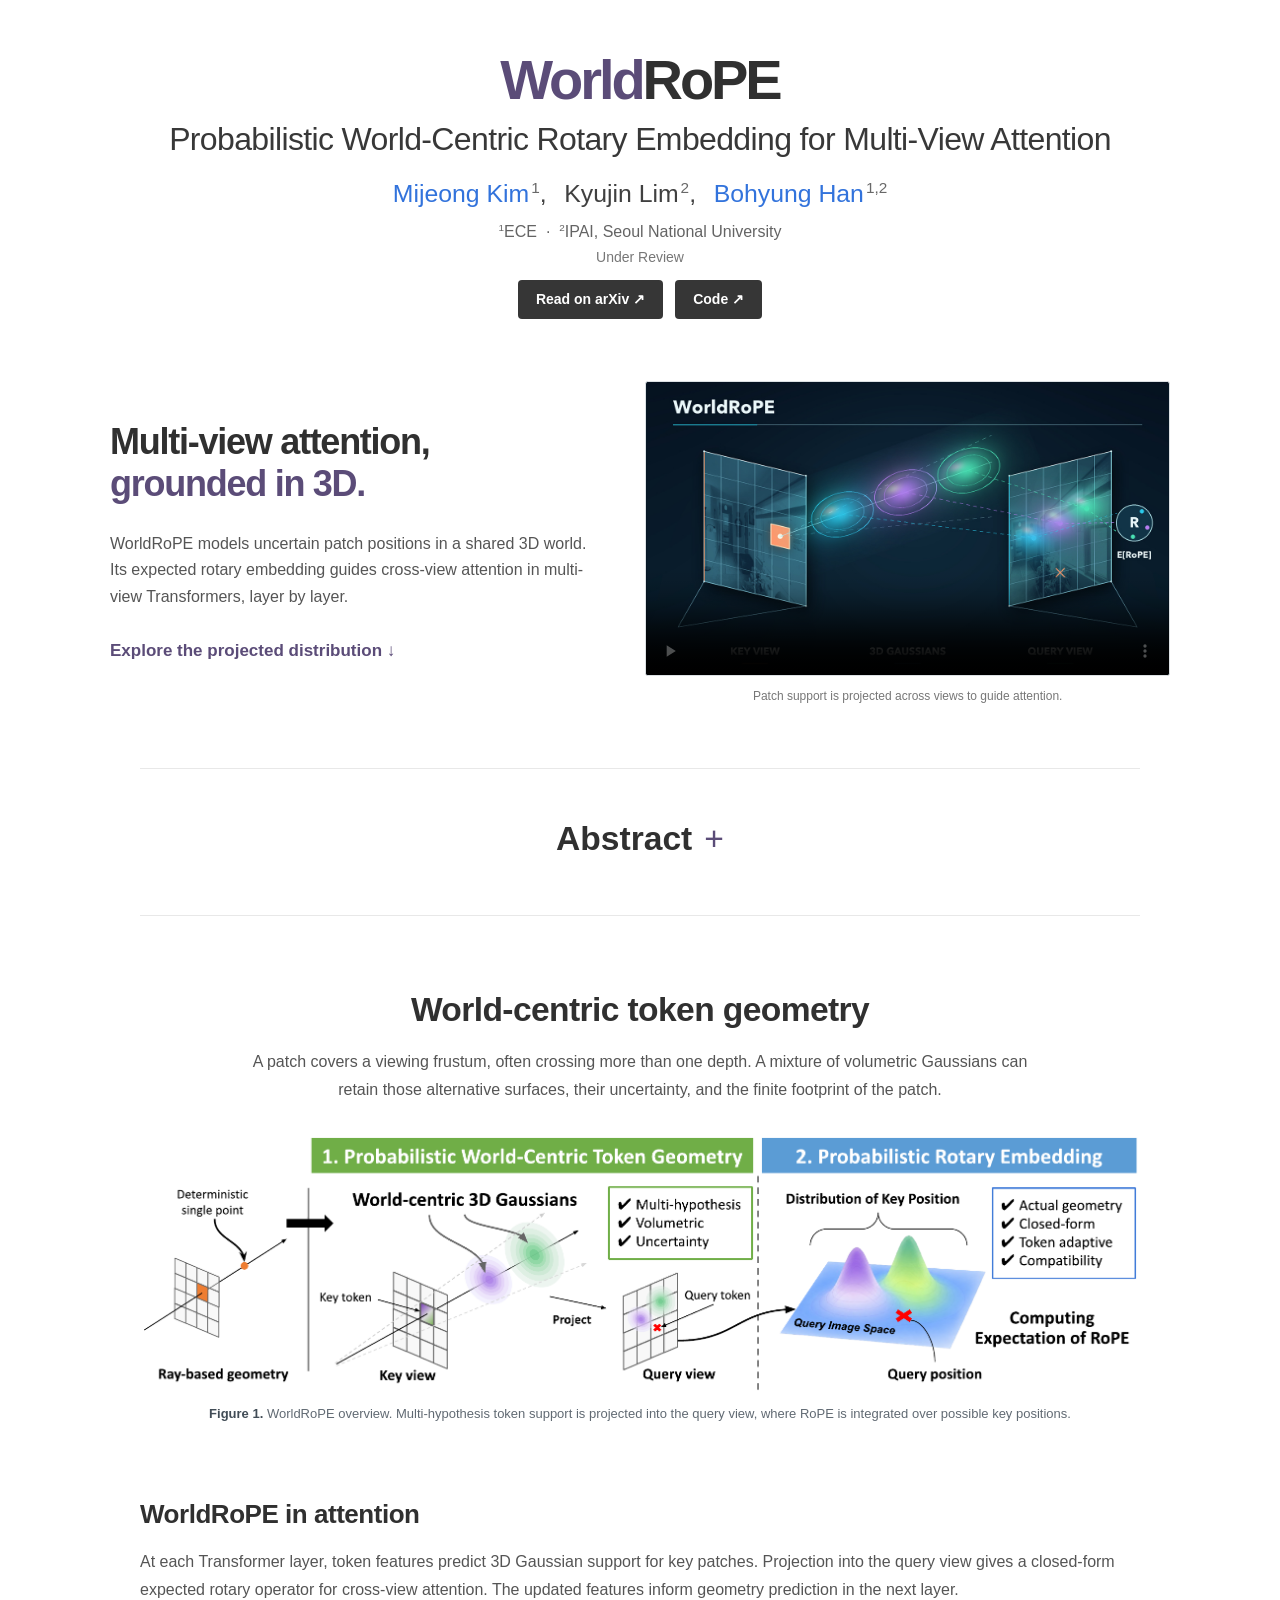
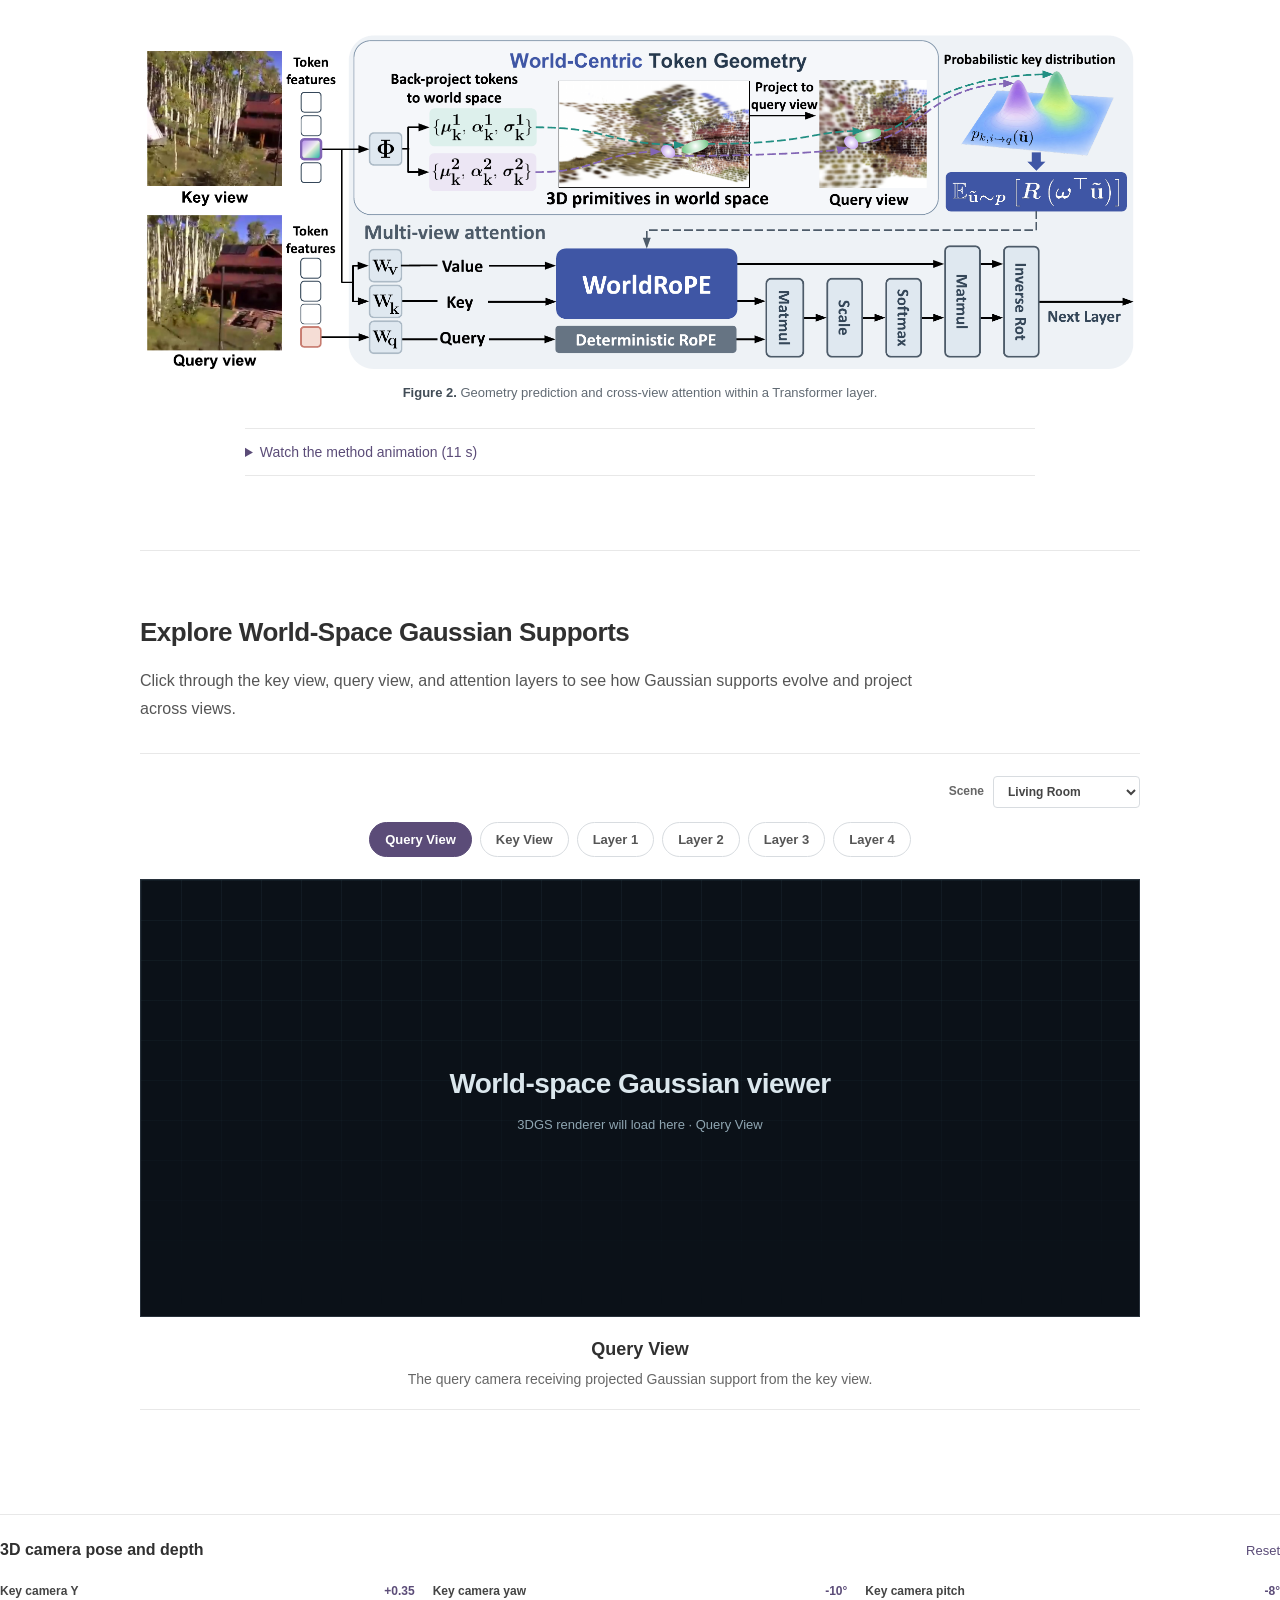
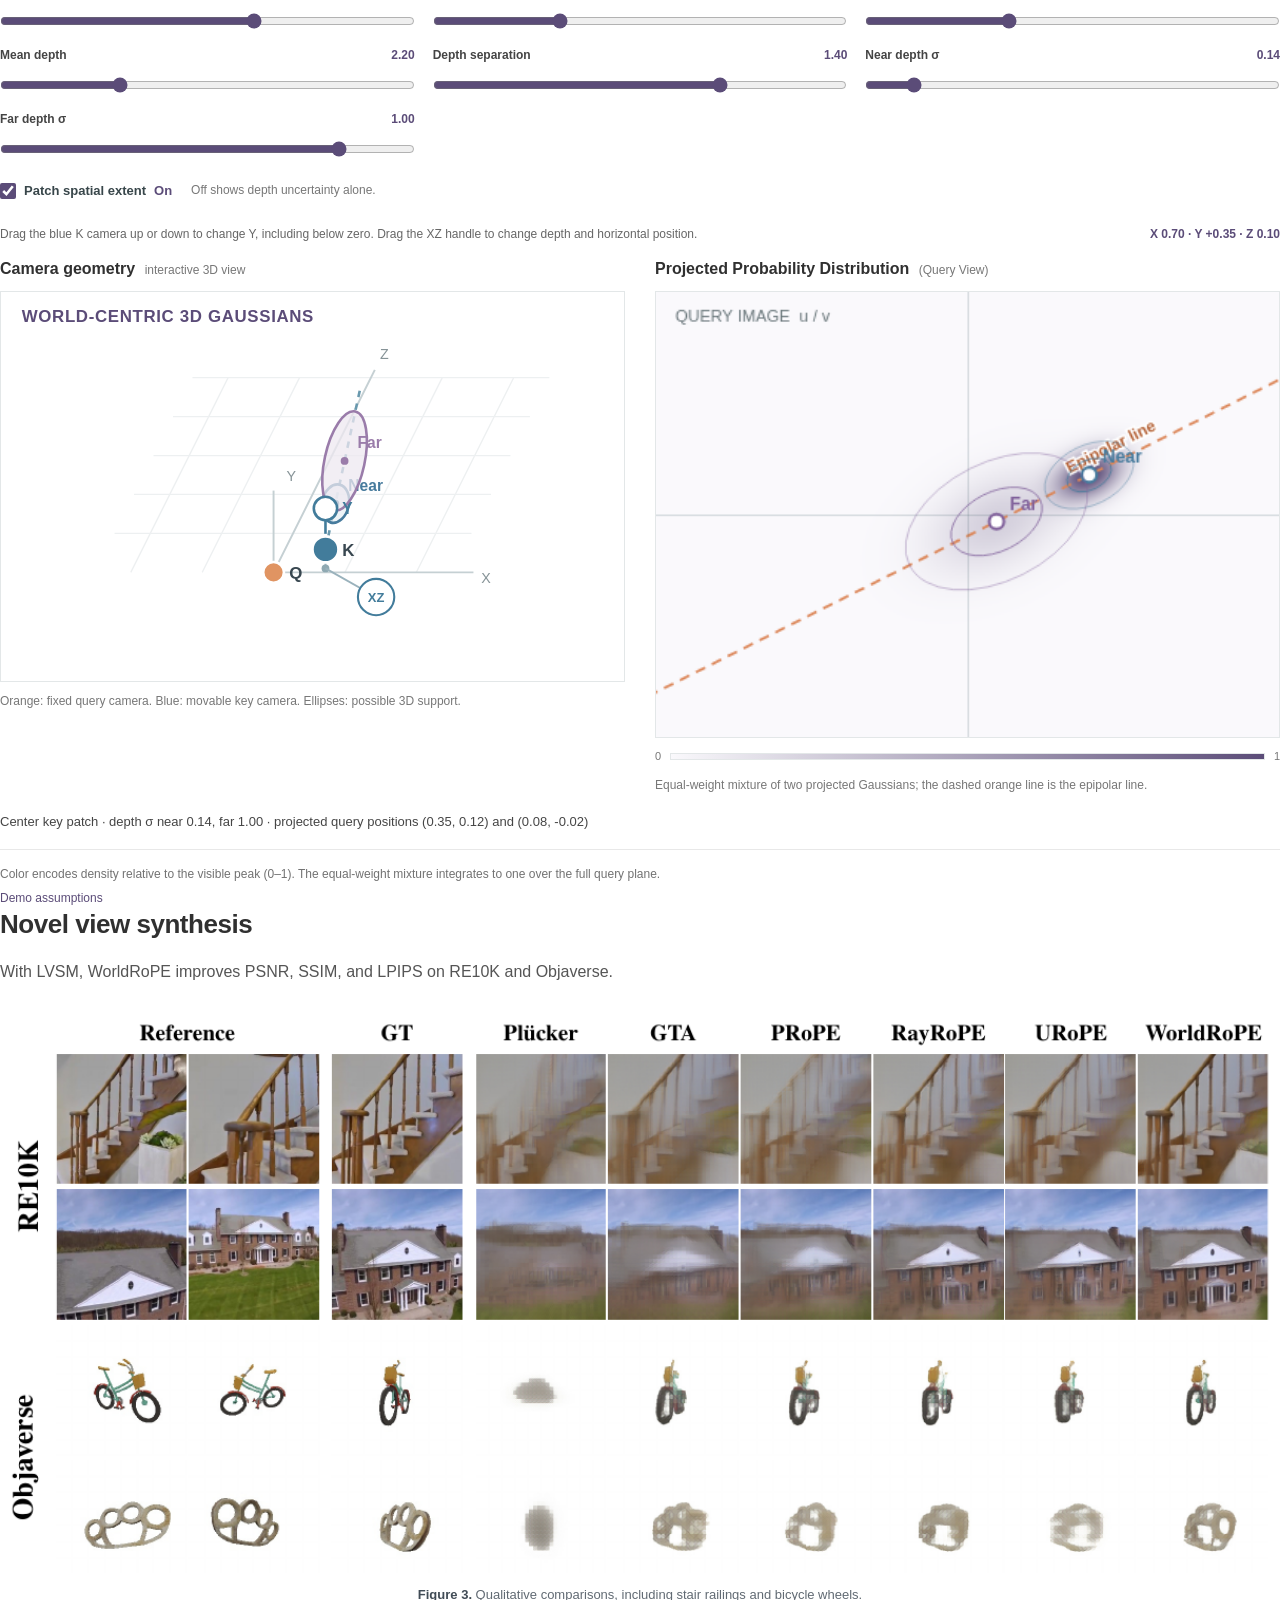
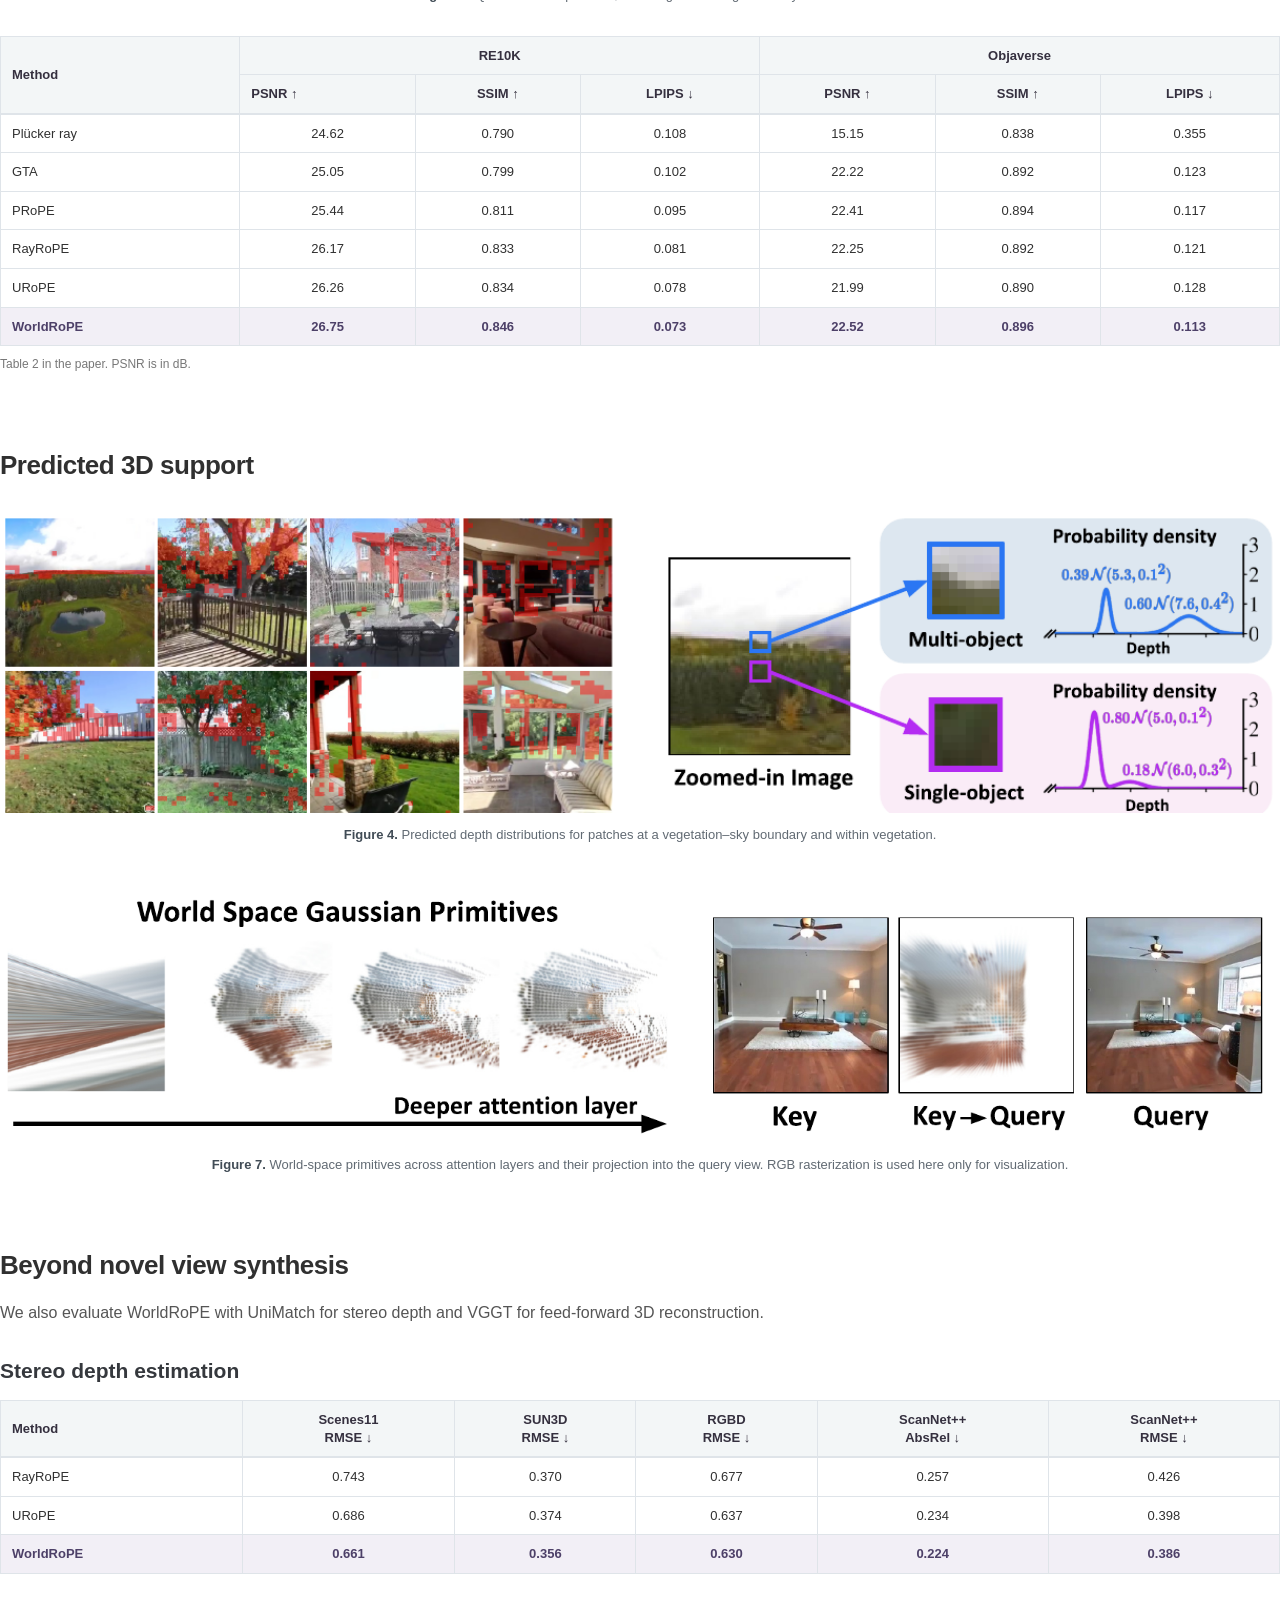
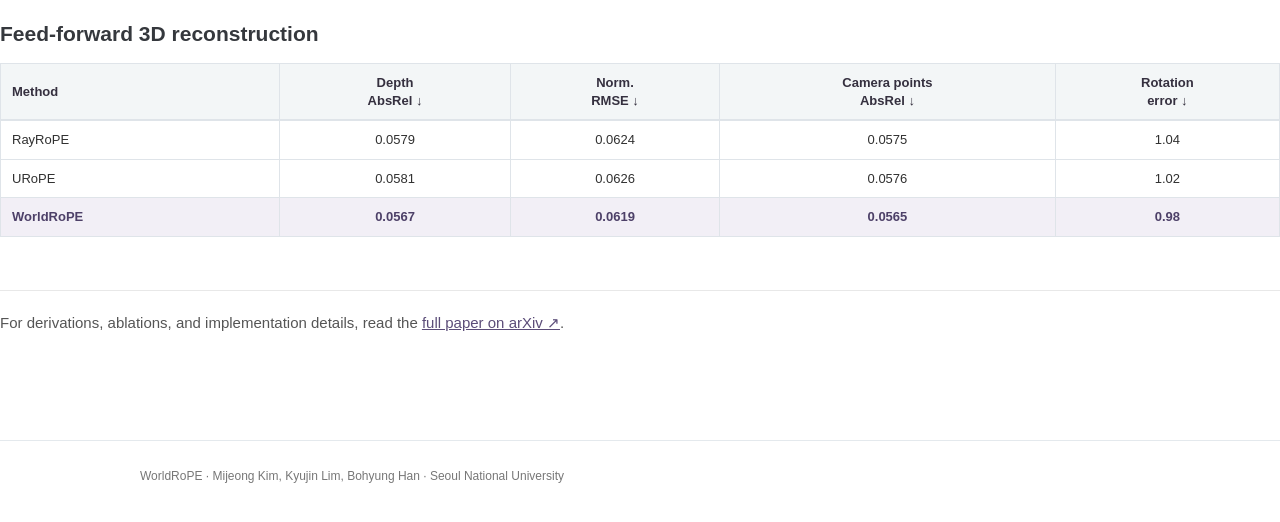
<file: index.html>
<!doctype html>
<html lang="en">
<head>
  <meta charset="utf-8">
  <meta name="viewport" content="width=device-width, initial-scale=1">
  <meta name="theme-color" content="#ffffff">
  <meta name="description" content="WorldRoPE: Probabilistic World-Centric Rotary Embedding for Multi-View Attention.">
  <title>WorldRoPE: Probabilistic World-Centric Rotary Embedding for Multi-View Attention</title>
  <link rel="icon" href="assets/favicon.svg?v=4" type="image/svg+xml">
  <link rel="stylesheet" href="styles.css?v=5">
  <link rel="stylesheet" href="styles-commercial.css?v=2">
  <script src="script.js" defer></script>
  <script src="worldrope-demo.js?v=5" defer></script>
  <script src="worldrope-gaussians.js?v=1" defer></script>
</head>
<body>
  <a class="skip-link" href="#main">Skip to content</a>
  <main id="main">
    <header class="commercial-header">
      <div class="paper-identity page-width">
        <h1><span>World</span><em>RoPE</em></h1>
        <p class="identity-title">Probabilistic World-Centric Rotary Embedding for Multi-View Attention</p>
        <p class="identity-authors">
          <span><a href="https://mjmjeong.github.io/" target="_blank" rel="noopener">Mijeong Kim</a><sup>1</sup>,</span>
          <span>Kyujin Lim<sup>2</sup>,</span>
          <span><a href="https://cv.snu.ac.kr/index.php/~bhhan/" target="_blank" rel="noopener">Bohyung Han</a><sup>1,2</sup></span>
        </p>
        <p class="identity-affiliation"><sup>1</sup>ECE &nbsp;·&nbsp; <sup>2</sup>IPAI, Seoul National University</p>
        <p class="identity-status">Under Review</p>
        <div class="identity-links">
          <a href="https://arxiv.org/abs/2610.16337" target="_blank" rel="noopener">Read on arXiv ↗</a>
          <a href="https://github.com/mjmjeong/WorldRoPE/tree/main" target="_blank" rel="noopener" aria-label="Open the released WorldRoPE code on GitHub">Code ↗</a>
        </div>
      </div>
      <div class="commercial-hero page-width">
        <div class="hero-copy">
          <h2>Multi-view attention,<br><em>grounded in 3D.</em></h2>
          <p class="hero-lead">WorldRoPE models uncertain patch positions in a shared 3D world. Its expected rotary embedding guides cross-view attention in multi-view Transformers, layer by layer.</p>
          <div class="hero-actions">
            <a class="secondary-action" href="#attention-demo">Explore the projected distribution ↓</a>
          </div>
        </div>
        <figure class="commercial-media">
          <video autoplay muted loop playsinline controls poster="assets/hero-poster.png" aria-label="WorldRoPE animation showing key-view token support projected into query-view attention"><source src="assets/hero.mp4" type="video/mp4">Your browser does not support embedded video.</video>
          <figcaption>Patch support is projected across views to guide attention.</figcaption>
        </figure>
      </div>
    </header>
    <div class="page-width">
      <section class="abstract" id="abstract" aria-labelledby="abstract-title">
        <details class="abstract-toggle">
          <summary id="abstract-title">Abstract</summary>
          <div class="abstract-text">
            <p>Rotary Positional Embedding (RoPE) is widely used to encode relative positions in Transformers. In multi-view settings, however, patch coordinates are defined independently in each image: the same 3D point can therefore have different coordinates across views, making them insufficient for establishing cross-view correspondences. We introduce WorldRoPE, a probabilistic world-centric RoPE for multi-view attention. At each layer, WorldRoPE back-projects each patch token into a set of volumetric Gaussian primitives in a shared world frame. These primitives represent multiple plausible 3D supports for a token, jointly capturing alternative depth hypotheses, depth uncertainty, and the finite spatial extent of its patch frustum. When a key token’s support is projected into a query view, it induces a distribution over where that key may appear in the query image. WorldRoPE integrates the rotary operator over this distribution in closed form, combining rotations at the projected primitive centers according to their mixture weights with covariance-dependent attenuation. This makes attention less sensitive to uncertain key locations in the query view, without rasterizing or warping token features. The formulation reduces to deterministic RoPE when the support collapses to a point. Across layers, the predicted geometry guides cross-view attention, while the updated features refine the geometry used at the next layer. Experiments on novel view synthesis, depth estimation, and 3D geometry reconstruction demonstrate the effectiveness of WorldRoPE for multi-view Transformers.</p>
          </div>
        </details>
      </section>

      <section class="paper-section" id="overview">
        <h2>World-centric token geometry</h2>
        <p>A patch covers a viewing frustum, often crossing more than one depth. A mixture of volumetric Gaussians can retain those alternative surfaces, their uncertainty, and the finite footprint of the patch.</p>
        <figure class="paper-figure">
          <img src="assets/paper-figure-1.png" alt="Figure 1 from the paper: ray-based geometry, world-centric Gaussian token geometry, and probabilistic rotary embedding" loading="lazy">
          <figcaption><b>Figure 1.</b> WorldRoPE overview. Multi-hypothesis token support is projected into the query view, where RoPE is integrated over possible key positions.</figcaption>
        </figure>
      </section>

      <section class="paper-section" id="method">
        <h2>WorldRoPE in attention</h2>
        <p>At each Transformer layer, token features predict 3D Gaussian support for key patches. Projection into the query view gives a closed-form expected rotary operator for cross-view attention. The updated features inform geometry prediction in the next layer.</p>
        <figure class="paper-figure">
          <img src="assets/paper-figure-2.png" alt="Figure 2 from the paper: WorldRoPE inside multi-view attention, from Gaussian prediction to the next attention layer" loading="lazy">
          <figcaption><b>Figure 2.</b> Geometry prediction and cross-view attention within a Transformer layer.</figcaption>
        </figure>
        <details class="method-animation">
          <summary>Watch the method animation (11 s)</summary>
          <video controls playsinline preload="none" poster="assets/worldrope-explainer-poster.png" aria-label="Animated explanation of a patch token becoming world-centric 3D Gaussian support and guiding cross-view attention"><source src="assets/worldrope-explainer.mp4" type="video/mp4">Your browser does not support embedded video.</video>
        </details>
      </section>

      <section class="paper-section demo-section gaussian-section" id="attention-demo">
        <h2>Explore World-Space Gaussian Supports</h2>
        <p>Click through the key view, query view, and attention layers to see how Gaussian supports evolve and project across views.</p>
        <div class="gaussian-explorer" id="gaussian-explorer">
          <div class="gaussian-toolbar"><label class="gaussian-scene-select" for="gaussian-scene">Scene<select id="gaussian-scene"><option value="living-room">Living Room</option><option value="outdoor">Outdoor Scene</option><option value="objaverse">Objaverse</option></select></label></div>
          <div class="gaussian-tabs" role="tablist" aria-label="WorldRoPE Gaussian views">
            <button type="button" role="tab" aria-selected="true" data-gaussian-view="query">Query View</button>
            <button type="button" role="tab" aria-selected="false" data-gaussian-view="key">Key View</button>
            <button type="button" role="tab" aria-selected="false" data-gaussian-view="layer1">Layer 1</button>
            <button type="button" role="tab" aria-selected="false" data-gaussian-view="layer2">Layer 2</button>
            <button type="button" role="tab" aria-selected="false" data-gaussian-view="layer3">Layer 3</button>
            <button type="button" role="tab" aria-selected="false" data-gaussian-view="layer4">Layer 4</button>
          </div>
          <div class="gaussian-stage" id="gaussian-viewer" data-active-view="query"><canvas id="gaussian-canvas" width="1200" height="520" role="img" aria-label="World-space Gaussian viewer"></canvas><div class="gaussian-placeholder"><strong>World-space Gaussian viewer</strong><span id="gaussian-viewer-status">3DGS renderer will load here · Query View</span></div></div>
          <div class="gaussian-caption"><h3 id="gaussian-title">Query View</h3><p id="gaussian-description" aria-live="polite">The query camera receiving projected Gaussian support from the key view.</p></div>
          </div>
        </div>
        <div class="demo-shell" id="worldrope-demo">
          <div class="demo-heading"><h3>3D camera pose and depth</h3><button type="button" id="demo-reset">Reset</button></div>
          <div class="demo-controls">
            <label for="demo-camera-y">Key camera Y <output id="demo-camera-y-value">+0.35</output><input id="demo-camera-y" type="range" min="-1.50" max="1.50" step="0.01" value="0.35"></label>
            <label for="demo-yaw">Key camera yaw <output id="demo-yaw-value">−10°</output><input id="demo-yaw" type="range" min="-25" max="25" step="1" value="-10"></label>
            <label for="demo-pitch">Key camera pitch <output id="demo-pitch-value">−8°</output><input id="demo-pitch" type="range" min="-25" max="25" step="1" value="-8"></label>
            <label for="demo-depth">Mean depth <output id="demo-depth-value">2.20</output><input id="demo-depth" type="range" min="1.50" max="4.00" step="0.05" value="2.20"></label>
            <label for="demo-split">Depth separation <output id="demo-split-value">1.40</output><input id="demo-split" type="range" min="0" max="2.00" step="0.05" value="1.40"></label>
            <label for="demo-nearSigma">Near depth σ <output id="demo-nearSigma-value">0.14</output><input id="demo-nearSigma" type="range" min="0.02" max="1.20" step="0.01" value="0.14"></label>
            <label for="demo-farSigma">Far depth σ <output id="demo-farSigma-value">1.00</output><input id="demo-farSigma" type="range" min="0.02" max="1.20" step="0.01" value="1.00"></label>
          </div>
          <label class="extent-control" for="demo-spatial-extent"><input id="demo-spatial-extent" type="checkbox" checked><span>Patch spatial extent</span><output id="demo-spatial-extent-value">On</output><small>Off shows depth uncertainty alone.</small></label>
          <p class="demo-drag-hint">Drag the blue K camera up or down to change Y, including below zero. Drag the XZ handle to change depth and horizontal position. <output id="demo-camera-position">X 0.70 · Y +0.35 · Z 0.10</output></p>
          <div class="demo-views">
            <figure class="demo-view"><h3>Camera geometry <small>interactive 3D view</small></h3><svg id="demo-world" viewBox="0 0 480 300" role="img" aria-label="Interactive 3D camera geometry; drag the blue K camera for X and Y, or the XZ handle for X and Z"></svg><figcaption>Orange: fixed query camera. Blue: movable key camera. Ellipses: possible 3D support.</figcaption></figure>
            <figure class="demo-view"><h3>Projected Probability Distribution <small>(Query View)</small></h3><div class="heatmap-stack"><img src="assets/projected-distribution-default.svg?v=2" width="420" height="300" alt="" aria-hidden="true"><canvas id="demo-heatmap" width="420" height="300" role="img" aria-label="Combined projected Gaussian density and the epipolar line in the query view"></canvas></div><div class="demo-legend"><span>0</span><span class="demo-gradient" aria-hidden="true"></span><span>1</span></div><figcaption>Equal-weight mixture of two projected Gaussians; the dashed orange line is the epipolar line.</figcaption></figure>
          </div>
          <p class="demo-status" id="demo-status" aria-live="polite"></p>
        </div>
        <p class="demo-note">Color encodes density relative to the visible peak (0–1). The equal-weight mixture integrates to one over the full query plane.</p>
        <details class="demo-assumptions"><summary>Demo assumptions</summary><p>The center key patch has two possible depths with equal mixture weight and independently adjustable depth standard deviations, as in the paper's per-hypothesis mixture. A fixed 3D depth σ can look narrower after projection at a greater depth because perspective reduces disparity. Its depth uncertainty and optional patch footprint are projected through the fixed query camera. The dashed epipolar line is the projection of the center key ray over varying depth. To make spatial extent visible at this display size, the illustrative patch-footprint width is enlarged and grows with depth; it is not a learned covariance. A half-pixel regularization keeps the displayed density finite when spatial extent is off. Probability outside the query image frame is not shown.</p></details>
      </section>

      <section class="paper-section" id="results">
        <h2>Novel view synthesis</h2>
        <p>With LVSM, WorldRoPE improves PSNR, SSIM, and LPIPS on RE10K and Objaverse.</p>
        <figure class="paper-figure qualitative-figure">
          <div class="image-scroll"><img src="assets/paper-figure-3.png" alt="Figure 3 from the paper: reference views, ground truth, six positional encoding baselines, and WorldRoPE on RE10K and Objaverse" loading="lazy"></div>
          <figcaption><b>Figure 3.</b> Qualitative comparisons, including stair railings and bicycle wheels.</figcaption>
        </figure>
        <div class="table-scroll"><table>
          <caption>Novel view synthesis with LVSM. Higher PSNR and SSIM, lower LPIPS.</caption>
          <thead><tr><th rowspan="2">Method</th><th colspan="3">RE10K</th><th colspan="3">Objaverse</th></tr><tr><th>PSNR ↑</th><th>SSIM ↑</th><th>LPIPS ↓</th><th>PSNR ↑</th><th>SSIM ↑</th><th>LPIPS ↓</th></tr></thead>
          <tbody>
            <tr><th>Plücker ray</th><td>24.62</td><td>0.790</td><td>0.108</td><td>15.15</td><td>0.838</td><td>0.355</td></tr>
            <tr><th>GTA</th><td>25.05</td><td>0.799</td><td>0.102</td><td>22.22</td><td>0.892</td><td>0.123</td></tr>
            <tr><th>PRoPE</th><td>25.44</td><td>0.811</td><td>0.095</td><td>22.41</td><td>0.894</td><td>0.117</td></tr>
            <tr><th>RayRoPE</th><td>26.17</td><td>0.833</td><td>0.081</td><td>22.25</td><td>0.892</td><td>0.121</td></tr>
            <tr><th>URoPE</th><td>26.26</td><td>0.834</td><td>0.078</td><td>21.99</td><td>0.890</td><td>0.128</td></tr>
            <tr class="ours"><th>WorldRoPE</th><td>26.75</td><td>0.846</td><td>0.073</td><td>22.52</td><td>0.896</td><td>0.113</td></tr>
          </tbody>
        </table></div>
        <p class="table-note">Table 2 in the paper. PSNR is in dB.</p>
      </section>

      <section class="paper-section" id="geometry">
        <h2>Predicted 3D support</h2>
        <figure class="paper-figure">
          <img src="assets/paper-figure-4.png" alt="Figure 4 from the paper: image tokens with multiple predicted depth peaks and two example depth distributions" loading="lazy">
          <figcaption><b>Figure 4.</b> Predicted depth distributions for patches at a vegetation–sky boundary and within vegetation.</figcaption>
        </figure>
        <figure class="paper-figure">
          <img src="assets/paper-figure-7.png" alt="Figure 7 from the paper: world-space Gaussian primitives across layers and their projection into the query view" loading="lazy">
          <figcaption><b>Figure 7.</b> World-space primitives across attention layers and their projection into the query view. RGB rasterization is used here only for visualization.</figcaption>
        </figure>
      </section>

      <section class="paper-section" id="applications">
        <h2>Beyond novel view synthesis</h2>
        <p>We also evaluate WorldRoPE with UniMatch for stereo depth and VGGT for feed-forward 3D reconstruction.</p>
        <h3>Stereo depth estimation</h3>
        <div class="table-scroll"><table>
          <caption>Stereo depth estimation with UniMatch. Lower is better.</caption>
          <thead><tr><th>Method</th><th>Scenes11<br>RMSE ↓</th><th>SUN3D<br>RMSE ↓</th><th>RGBD<br>RMSE ↓</th><th>ScanNet++<br>AbsRel ↓</th><th>ScanNet++<br>RMSE ↓</th></tr></thead>
          <tbody><tr><th>RayRoPE</th><td>0.743</td><td>0.370</td><td>0.677</td><td>0.257</td><td>0.426</td></tr><tr><th>URoPE</th><td>0.686</td><td>0.374</td><td>0.637</td><td>0.234</td><td>0.398</td></tr><tr class="ours"><th>WorldRoPE</th><td>0.661</td><td>0.356</td><td>0.630</td><td>0.224</td><td>0.386</td></tr></tbody>
        </table></div>
        <h3>Feed-forward 3D reconstruction</h3>
        <div class="table-scroll"><table>
          <caption>Feed-forward 3D reconstruction with VGGT on ScanNet++. Lower is better.</caption>
          <thead><tr><th>Method</th><th>Depth<br>AbsRel ↓</th><th>Norm.<br>RMSE ↓</th><th>Camera points<br>AbsRel ↓</th><th>Rotation<br>error ↓</th></tr></thead>
          <tbody><tr><th>RayRoPE</th><td>0.0579</td><td>0.0624</td><td>0.0575</td><td>1.04</td></tr><tr><th>URoPE</th><td>0.0581</td><td>0.0626</td><td>0.0576</td><td>1.02</td></tr><tr class="ours"><th>WorldRoPE</th><td>0.0567</td><td>0.0619</td><td>0.0565</td><td>0.98</td></tr></tbody>
        </table></div>
        <p class="paper-end">For derivations, ablations, and implementation details, read the <a href="https://arxiv.org/abs/2610.16337" target="_blank" rel="noopener">full paper on arXiv ↗</a>.</p>
      </section>
    </div>
  </main>
  <footer><div class="page-width"><span>WorldRoPE · Mijeong Kim, Kyujin Lim, Bohyung Han · Seoul National University</span></div></footer>
</body>
</html>
</file>
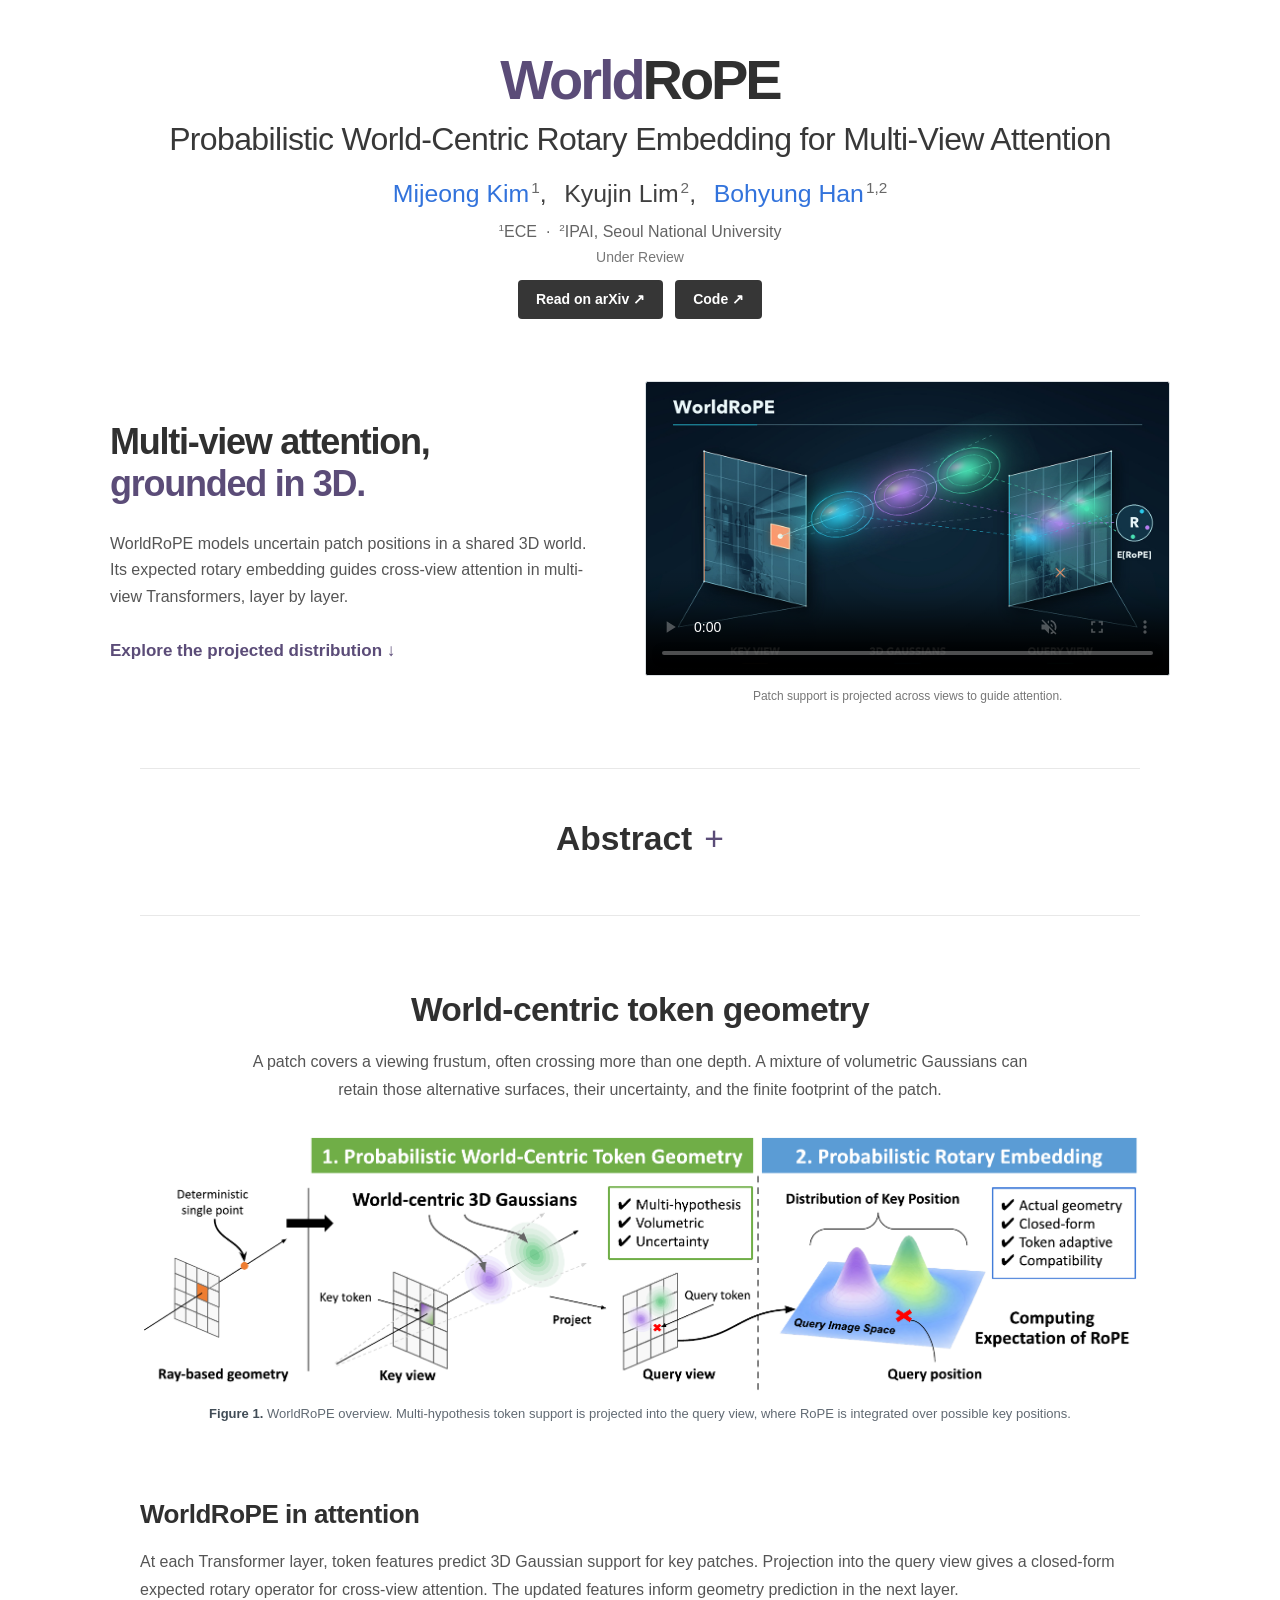
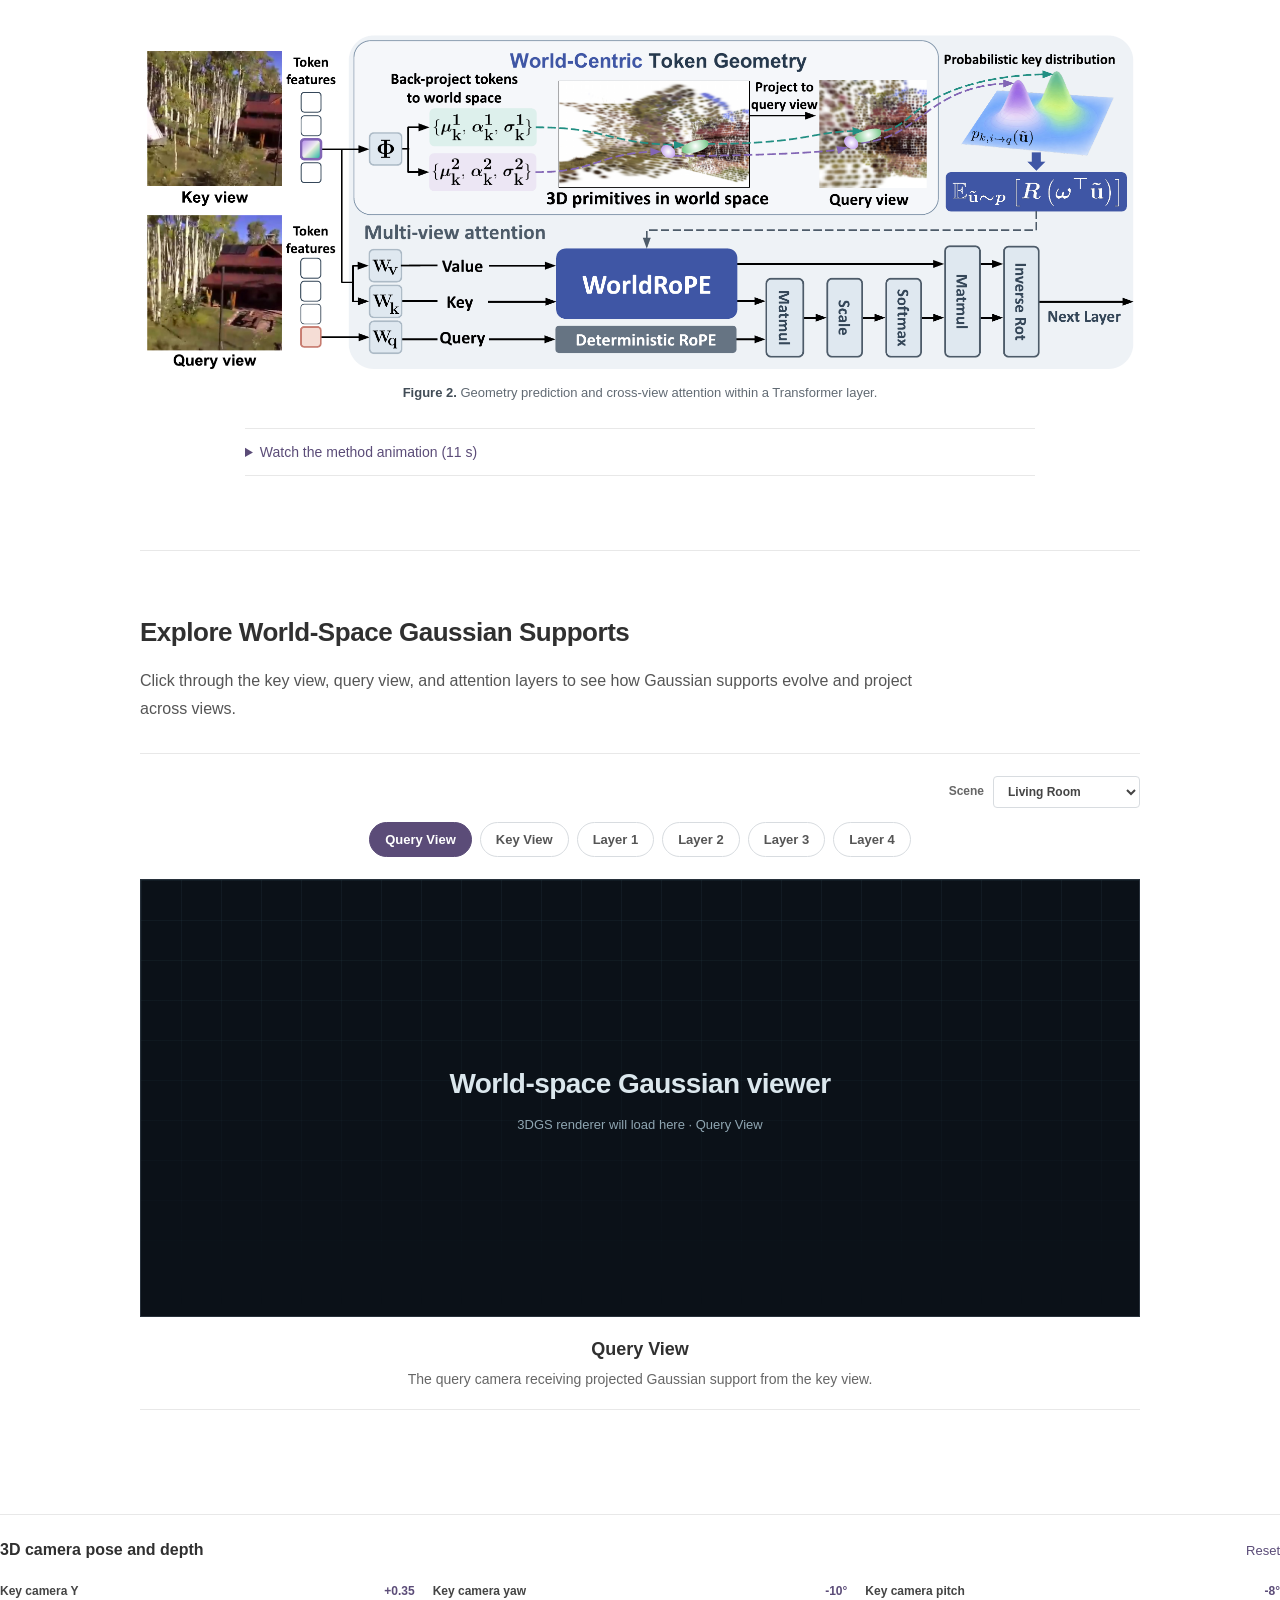
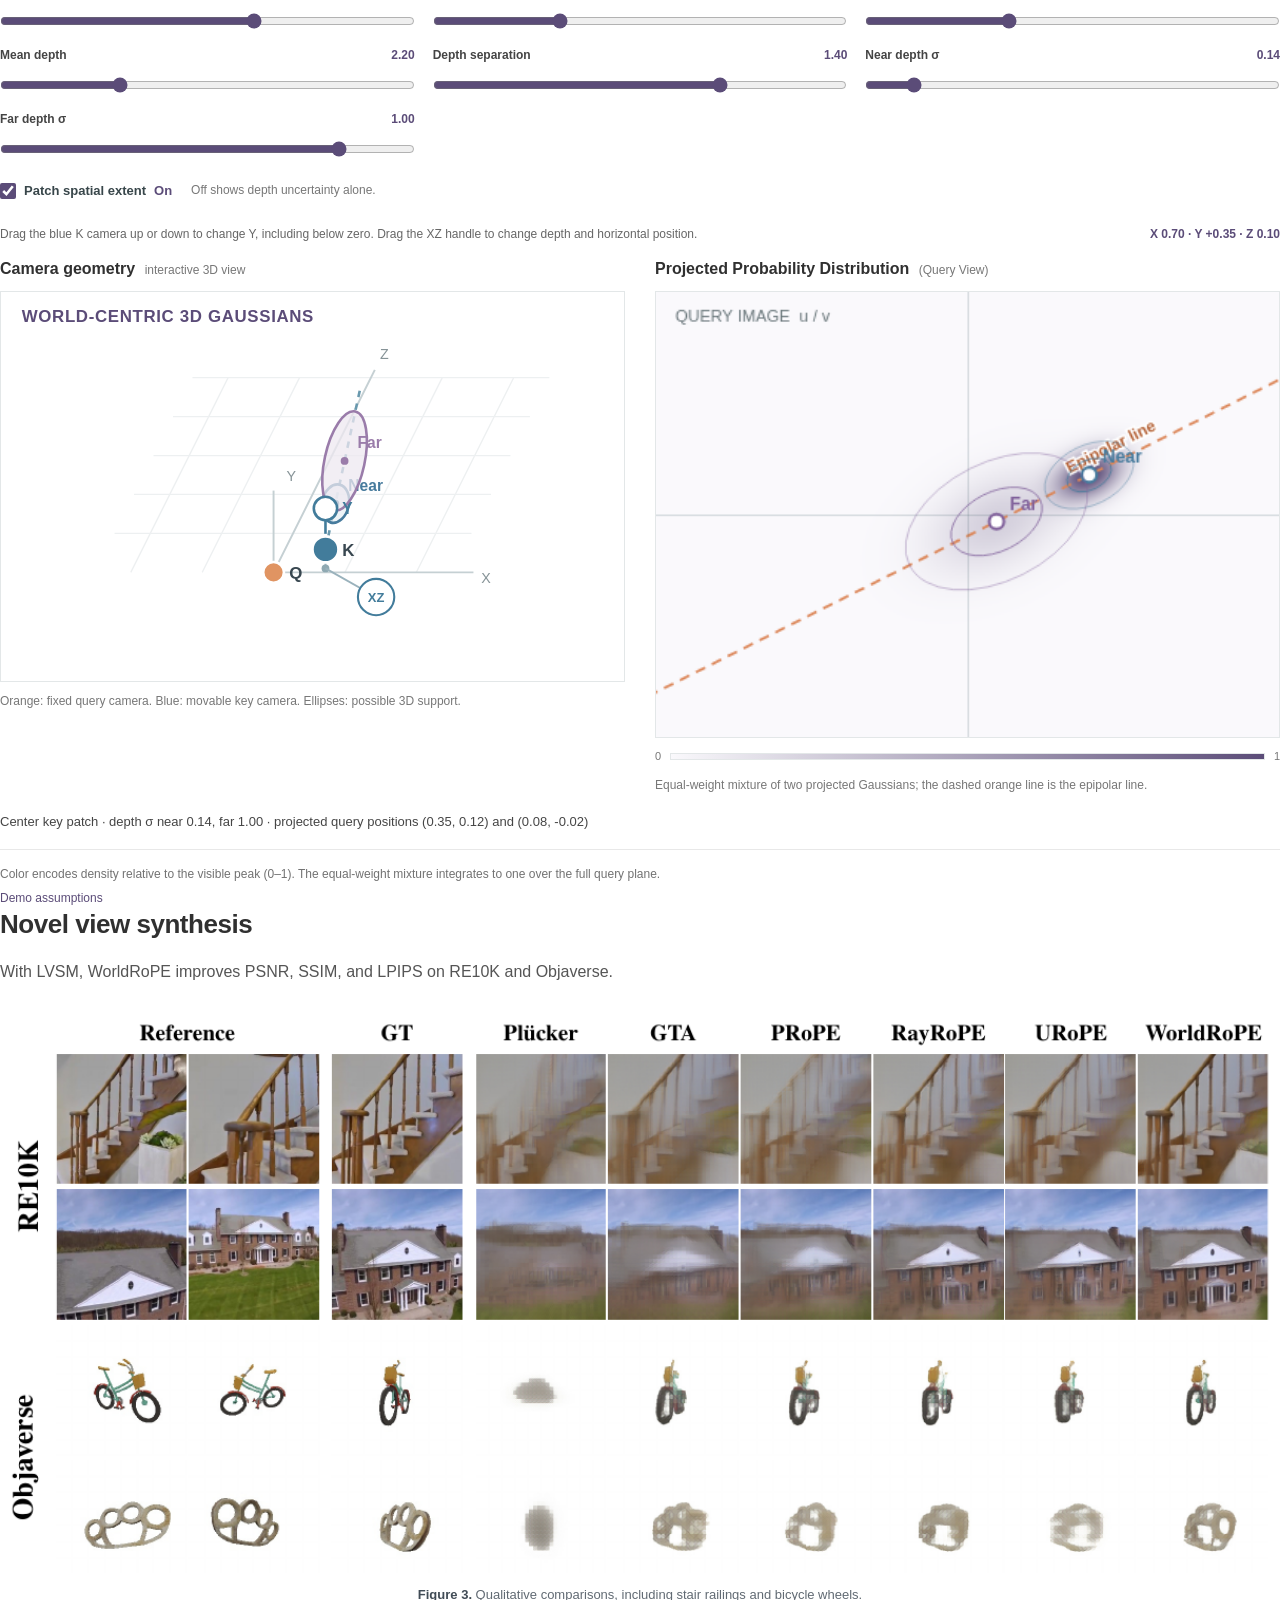
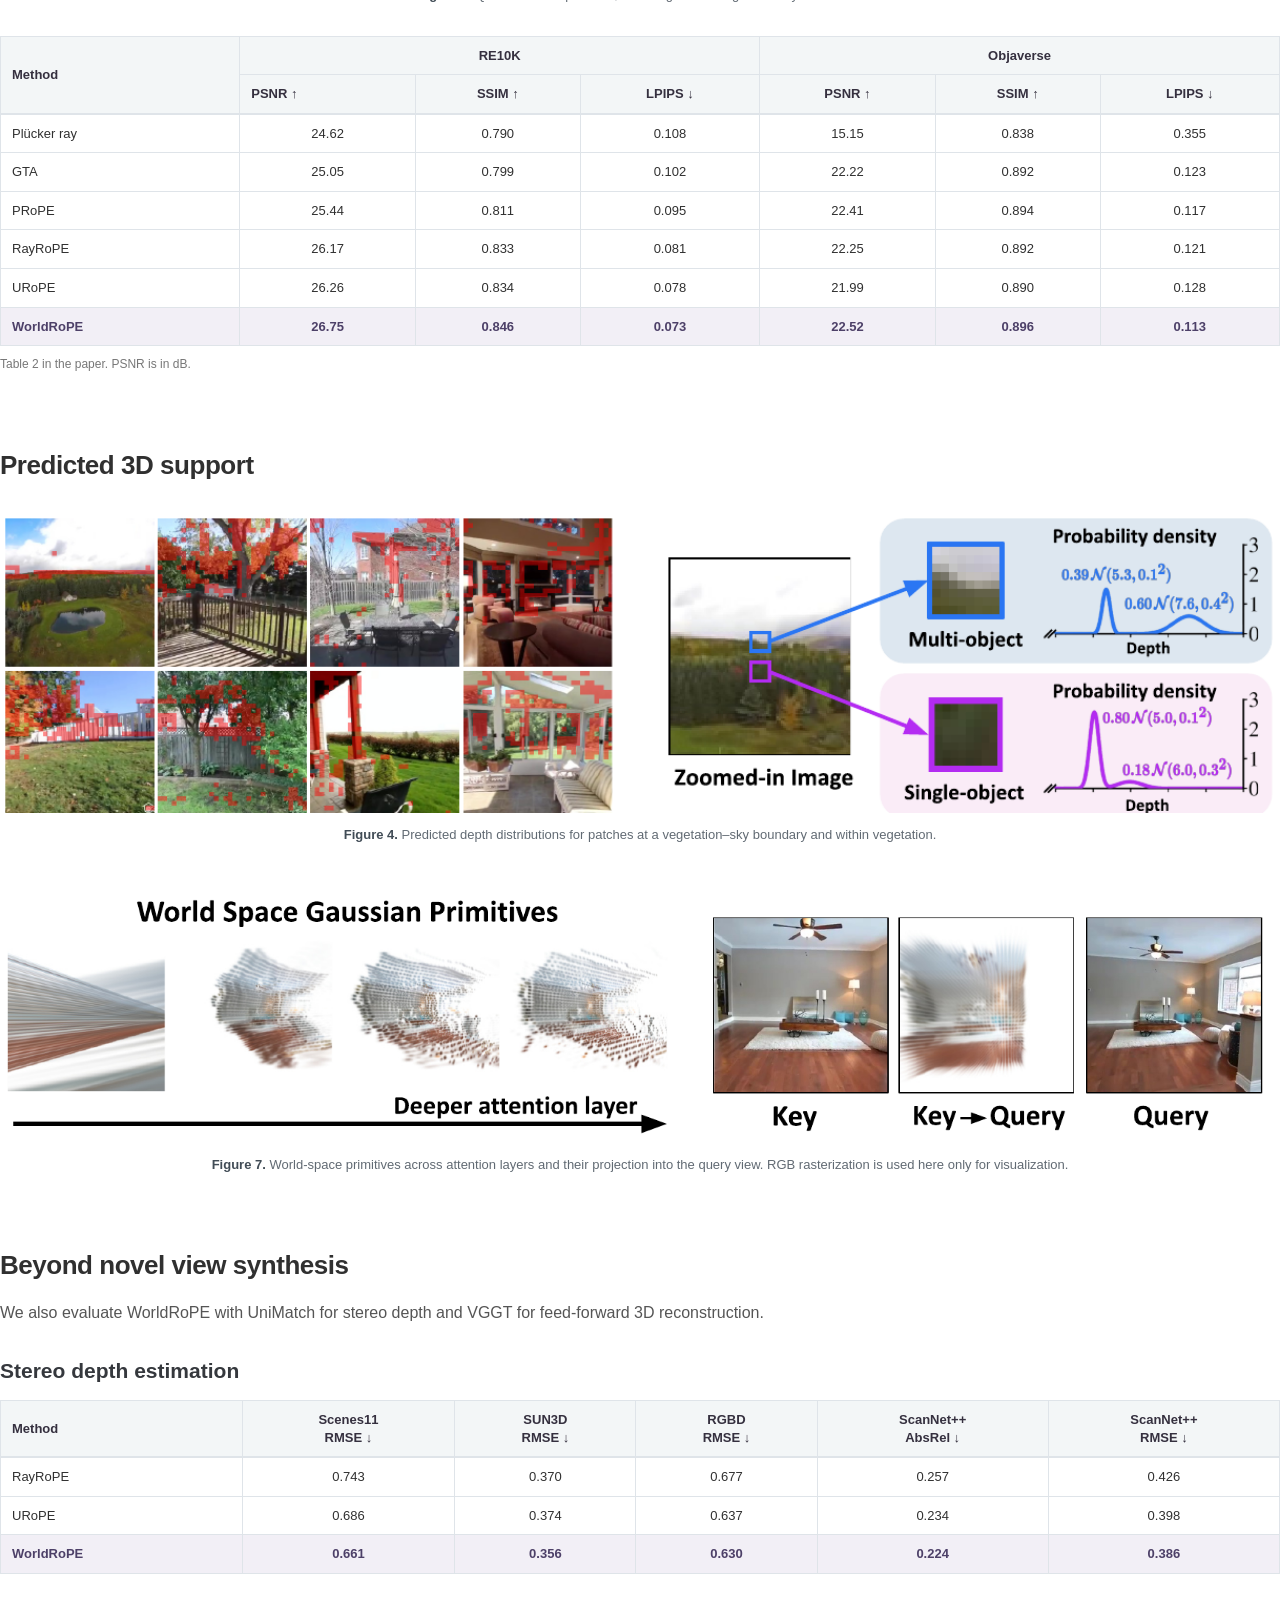
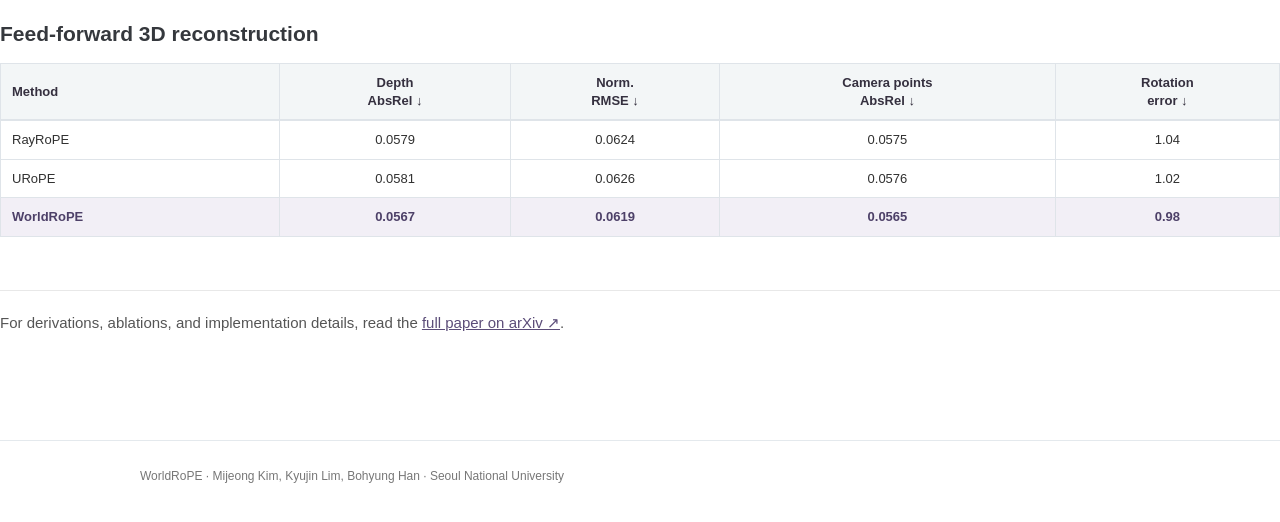
<file: index_commercial.html>
<!doctype html>
<html lang="en">
<head>
  <meta charset="utf-8">
  <meta name="viewport" content="width=device-width, initial-scale=1">
  <meta name="theme-color" content="#ffffff">
  <meta name="description" content="WorldRoPE: Probabilistic World-Centric Rotary Embedding for Multi-View Attention.">
  <title>WorldRoPE: Probabilistic World-Centric Rotary Embedding for Multi-View Attention</title>
  <link rel="icon" href="assets/favicon.svg?v=4" type="image/svg+xml">
  <link rel="stylesheet" href="styles.css?v=3">
  <link rel="stylesheet" href="styles-commercial.css?v=2">
  <script src="script.js" defer></script>
  <script src="worldrope-demo.js?v=5" defer></script>
  <script src="worldrope-gaussians.js?v=1" defer></script>
</head>
<body>
  <a class="skip-link" href="#main">Skip to content</a>
  <main id="main">
    <header class="commercial-header">
      <div class="paper-identity page-width">
        <h1><span>World</span><em>RoPE</em></h1>
        <p class="identity-title">Probabilistic World-Centric Rotary Embedding for Multi-View Attention</p>
        <p class="identity-authors">
          <span><a href="https://mjmjeong.github.io/" target="_blank" rel="noopener">Mijeong Kim</a><sup>1</sup>,</span>
          <span>Kyujin Lim<sup>2</sup>,</span>
          <span><a href="https://cv.snu.ac.kr/index.php/~bhhan/" target="_blank" rel="noopener">Bohyung Han</a><sup>1,2</sup></span>
        </p>
        <p class="identity-affiliation"><sup>1</sup>ECE &nbsp;·&nbsp; <sup>2</sup>IPAI, Seoul National University</p>
        <p class="identity-status">Under Review</p>
        <div class="identity-links">
          <a href="https://arxiv.org/abs/2610.16337" target="_blank" rel="noopener">Read on arXiv ↗</a>
          <a href="https://github.com/mjmjeong/WorldRoPE" target="_blank" rel="noopener">Code ↗</a>
        </div>
      </div>
      <div class="commercial-hero page-width">
        <div class="hero-copy">
          <h2>Multi-view attention,<br><em>grounded in 3D.</em></h2>
          <p class="hero-lead">WorldRoPE models uncertain patch positions in a shared 3D world. Its expected rotary embedding guides cross-view attention in multi-view Transformers, layer by layer.</p>
          <div class="hero-actions"><a class="secondary-action" href="#attention-demo">Explore the projected distribution ↓</a></div>
        </div>
        <figure class="commercial-media">
          <video autoplay muted loop playsinline controls poster="assets/hero-poster.png" aria-label="WorldRoPE animation showing key-view token support projected into query-view attention"><source src="assets/hero.mp4" type="video/mp4">Your browser does not support embedded video.</video>
          <figcaption>Patch support is projected across views to guide attention.</figcaption>
        </figure>
      </div>
    </header>
    <div class="page-width">
      <section class="abstract" id="abstract" aria-labelledby="abstract-title">
        <details class="abstract-toggle">
          <summary id="abstract-title">Abstract</summary>
          <div class="abstract-text">
            <p>Rotary Positional Embedding (RoPE) is widely used to encode relative positions in Transformers. In multi-view settings, however, patch coordinates are defined independently in each image: the same 3D point can therefore have different coordinates across views, making them insufficient for establishing cross-view correspondences. We introduce WorldRoPE, a probabilistic world-centric RoPE for multi-view attention. At each layer, WorldRoPE back-projects each patch token into a set of volumetric Gaussian primitives in a shared world frame. These primitives represent multiple plausible 3D supports for a token, jointly capturing alternative depth hypotheses, depth uncertainty, and the finite spatial extent of its patch frustum. When a key token’s support is projected into a query view, it induces a distribution over where that key may appear in the query image. WorldRoPE integrates the rotary operator over this distribution in closed form, combining rotations at the projected primitive centers according to their mixture weights with covariance-dependent attenuation. This makes attention less sensitive to uncertain key locations in the query view, without rasterizing or warping token features. The formulation reduces to deterministic RoPE when the support collapses to a point. Across layers, the predicted geometry guides cross-view attention, while the updated features refine the geometry used at the next layer. Experiments on novel view synthesis, depth estimation, and 3D geometry reconstruction demonstrate the effectiveness of WorldRoPE for multi-view Transformers.</p>
          </div>
        </details>
      </section>

      <section class="paper-section" id="overview">
        <h2>World-centric token geometry</h2>
        <p>A patch covers a viewing frustum, often crossing more than one depth. A mixture of volumetric Gaussians can retain those alternative surfaces, their uncertainty, and the finite footprint of the patch.</p>
        <figure class="paper-figure">
          <img src="assets/paper-figure-1.png" alt="Figure 1 from the paper: ray-based geometry, world-centric Gaussian token geometry, and probabilistic rotary embedding" loading="lazy">
          <figcaption><b>Figure 1.</b> WorldRoPE overview. Multi-hypothesis token support is projected into the query view, where RoPE is integrated over possible key positions.</figcaption>
        </figure>
      </section>

      <section class="paper-section" id="method">
        <h2>WorldRoPE in attention</h2>
        <p>At each Transformer layer, token features predict 3D Gaussian support for key patches. Projection into the query view gives a closed-form expected rotary operator for cross-view attention. The updated features inform geometry prediction in the next layer.</p>
        <figure class="paper-figure">
          <img src="assets/paper-figure-2.png" alt="Figure 2 from the paper: WorldRoPE inside multi-view attention, from Gaussian prediction to the next attention layer" loading="lazy">
          <figcaption><b>Figure 2.</b> Geometry prediction and cross-view attention within a Transformer layer.</figcaption>
        </figure>
        <details class="method-animation">
          <summary>Watch the method animation (11 s)</summary>
          <video controls playsinline preload="none" poster="assets/worldrope-explainer-poster.png" aria-label="Animated explanation of a patch token becoming world-centric 3D Gaussian support and guiding cross-view attention"><source src="assets/worldrope-explainer.mp4" type="video/mp4">Your browser does not support embedded video.</video>
        </details>
      </section>

      <section class="paper-section demo-section gaussian-section" id="attention-demo">
        <h2>Explore World-Space Gaussian Supports</h2>
        <p>Click through the key view, query view, and attention layers to see how Gaussian supports evolve and project across views.</p>
        <div class="gaussian-explorer" id="gaussian-explorer">
          <div class="gaussian-toolbar"><label class="gaussian-scene-select" for="gaussian-scene">Scene<select id="gaussian-scene"><option value="living-room">Living Room</option><option value="outdoor">Outdoor Scene</option><option value="objaverse">Objaverse</option></select></label></div>
          <div class="gaussian-tabs" role="tablist" aria-label="WorldRoPE Gaussian views">
            <button type="button" role="tab" aria-selected="true" data-gaussian-view="query">Query View</button>
            <button type="button" role="tab" aria-selected="false" data-gaussian-view="key">Key View</button>
            <button type="button" role="tab" aria-selected="false" data-gaussian-view="layer1">Layer 1</button>
            <button type="button" role="tab" aria-selected="false" data-gaussian-view="layer2">Layer 2</button>
            <button type="button" role="tab" aria-selected="false" data-gaussian-view="layer3">Layer 3</button>
            <button type="button" role="tab" aria-selected="false" data-gaussian-view="layer4">Layer 4</button>
          </div>
          <div class="gaussian-stage" id="gaussian-viewer" data-active-view="query"><canvas id="gaussian-canvas" width="1200" height="520" role="img" aria-label="World-space Gaussian viewer"></canvas><div class="gaussian-placeholder"><strong>World-space Gaussian viewer</strong><span id="gaussian-viewer-status">3DGS renderer will load here · Query View</span></div></div>
          <div class="gaussian-caption"><h3 id="gaussian-title">Query View</h3><p id="gaussian-description" aria-live="polite">The query camera receiving projected Gaussian support from the key view.</p></div>
          </div>
        </div>
        <div class="demo-shell" id="worldrope-demo">
          <div class="demo-heading"><h3>3D camera pose and depth</h3><button type="button" id="demo-reset">Reset</button></div>
          <div class="demo-controls">
            <label for="demo-camera-y">Key camera Y <output id="demo-camera-y-value">+0.35</output><input id="demo-camera-y" type="range" min="-1.50" max="1.50" step="0.01" value="0.35"></label>
            <label for="demo-yaw">Key camera yaw <output id="demo-yaw-value">−10°</output><input id="demo-yaw" type="range" min="-25" max="25" step="1" value="-10"></label>
            <label for="demo-pitch">Key camera pitch <output id="demo-pitch-value">−8°</output><input id="demo-pitch" type="range" min="-25" max="25" step="1" value="-8"></label>
            <label for="demo-depth">Mean depth <output id="demo-depth-value">2.20</output><input id="demo-depth" type="range" min="1.50" max="4.00" step="0.05" value="2.20"></label>
            <label for="demo-split">Depth separation <output id="demo-split-value">1.40</output><input id="demo-split" type="range" min="0" max="2.00" step="0.05" value="1.40"></label>
            <label for="demo-nearSigma">Near depth σ <output id="demo-nearSigma-value">0.14</output><input id="demo-nearSigma" type="range" min="0.02" max="1.20" step="0.01" value="0.14"></label>
            <label for="demo-farSigma">Far depth σ <output id="demo-farSigma-value">1.00</output><input id="demo-farSigma" type="range" min="0.02" max="1.20" step="0.01" value="1.00"></label>
          </div>
          <label class="extent-control" for="demo-spatial-extent"><input id="demo-spatial-extent" type="checkbox" checked><span>Patch spatial extent</span><output id="demo-spatial-extent-value">On</output><small>Off shows depth uncertainty alone.</small></label>
          <p class="demo-drag-hint">Drag the blue K camera up or down to change Y, including below zero. Drag the XZ handle to change depth and horizontal position. <output id="demo-camera-position">X 0.70 · Y +0.35 · Z 0.10</output></p>
          <div class="demo-views">
            <figure class="demo-view"><h3>Camera geometry <small>interactive 3D view</small></h3><svg id="demo-world" viewBox="0 0 480 300" role="img" aria-label="Interactive 3D camera geometry; drag the blue K camera for X and Y, or the XZ handle for X and Z"></svg><figcaption>Orange: fixed query camera. Blue: movable key camera. Ellipses: possible 3D support.</figcaption></figure>
            <figure class="demo-view"><h3>Projected Probability Distribution <small>(Query View)</small></h3><div class="heatmap-stack"><img src="assets/projected-distribution-default.svg?v=2" width="420" height="300" alt="" aria-hidden="true"><canvas id="demo-heatmap" width="420" height="300" role="img" aria-label="Combined projected Gaussian density and the epipolar line in the query view"></canvas></div><div class="demo-legend"><span>0</span><span class="demo-gradient" aria-hidden="true"></span><span>1</span></div><figcaption>Equal-weight mixture of two projected Gaussians; the dashed orange line is the epipolar line.</figcaption></figure>
          </div>
          <p class="demo-status" id="demo-status" aria-live="polite"></p>
        </div>
        <p class="demo-note">Color encodes density relative to the visible peak (0–1). The equal-weight mixture integrates to one over the full query plane.</p>
        <details class="demo-assumptions"><summary>Demo assumptions</summary><p>The center key patch has two possible depths with equal mixture weight and independently adjustable depth standard deviations, as in the paper's per-hypothesis mixture. A fixed 3D depth σ can look narrower after projection at a greater depth because perspective reduces disparity. Its depth uncertainty and optional patch footprint are projected through the fixed query camera. The dashed epipolar line is the projection of the center key ray over varying depth. To make spatial extent visible at this display size, the illustrative patch-footprint width is enlarged and grows with depth; it is not a learned covariance. A half-pixel regularization keeps the displayed density finite when spatial extent is off. Probability outside the query image frame is not shown.</p></details>
      </section>

      <section class="paper-section" id="results">
        <h2>Novel view synthesis</h2>
        <p>With LVSM, WorldRoPE improves PSNR, SSIM, and LPIPS on RE10K and Objaverse.</p>
        <figure class="paper-figure qualitative-figure">
          <div class="image-scroll"><img src="assets/paper-figure-3.png" alt="Figure 3 from the paper: reference views, ground truth, six positional encoding baselines, and WorldRoPE on RE10K and Objaverse" loading="lazy"></div>
          <figcaption><b>Figure 3.</b> Qualitative comparisons, including stair railings and bicycle wheels.</figcaption>
        </figure>
        <div class="table-scroll"><table>
          <caption>Novel view synthesis with LVSM. Higher PSNR and SSIM, lower LPIPS.</caption>
          <thead><tr><th rowspan="2">Method</th><th colspan="3">RE10K</th><th colspan="3">Objaverse</th></tr><tr><th>PSNR ↑</th><th>SSIM ↑</th><th>LPIPS ↓</th><th>PSNR ↑</th><th>SSIM ↑</th><th>LPIPS ↓</th></tr></thead>
          <tbody>
            <tr><th>Plücker ray</th><td>24.62</td><td>0.790</td><td>0.108</td><td>15.15</td><td>0.838</td><td>0.355</td></tr>
            <tr><th>GTA</th><td>25.05</td><td>0.799</td><td>0.102</td><td>22.22</td><td>0.892</td><td>0.123</td></tr>
            <tr><th>PRoPE</th><td>25.44</td><td>0.811</td><td>0.095</td><td>22.41</td><td>0.894</td><td>0.117</td></tr>
            <tr><th>RayRoPE</th><td>26.17</td><td>0.833</td><td>0.081</td><td>22.25</td><td>0.892</td><td>0.121</td></tr>
            <tr><th>URoPE</th><td>26.26</td><td>0.834</td><td>0.078</td><td>21.99</td><td>0.890</td><td>0.128</td></tr>
            <tr class="ours"><th>WorldRoPE</th><td>26.75</td><td>0.846</td><td>0.073</td><td>22.52</td><td>0.896</td><td>0.113</td></tr>
          </tbody>
        </table></div>
        <p class="table-note">Table 2 in the paper. PSNR is in dB.</p>
      </section>

      <section class="paper-section" id="geometry">
        <h2>Predicted 3D support</h2>
        <figure class="paper-figure">
          <img src="assets/paper-figure-4.png" alt="Figure 4 from the paper: image tokens with multiple predicted depth peaks and two example depth distributions" loading="lazy">
          <figcaption><b>Figure 4.</b> Predicted depth distributions for patches at a vegetation–sky boundary and within vegetation.</figcaption>
        </figure>
        <figure class="paper-figure">
          <img src="assets/paper-figure-7.png" alt="Figure 7 from the paper: world-space Gaussian primitives across layers and their projection into the query view" loading="lazy">
          <figcaption><b>Figure 7.</b> World-space primitives across attention layers and their projection into the query view. RGB rasterization is used here only for visualization.</figcaption>
        </figure>
      </section>

      <section class="paper-section" id="applications">
        <h2>Beyond novel view synthesis</h2>
        <p>We also evaluate WorldRoPE with UniMatch for stereo depth and VGGT for feed-forward 3D reconstruction.</p>
        <h3>Stereo depth estimation</h3>
        <div class="table-scroll"><table>
          <caption>Stereo depth estimation with UniMatch. Lower is better.</caption>
          <thead><tr><th>Method</th><th>Scenes11<br>RMSE ↓</th><th>SUN3D<br>RMSE ↓</th><th>RGBD<br>RMSE ↓</th><th>ScanNet++<br>AbsRel ↓</th><th>ScanNet++<br>RMSE ↓</th></tr></thead>
          <tbody><tr><th>RayRoPE</th><td>0.743</td><td>0.370</td><td>0.677</td><td>0.257</td><td>0.426</td></tr><tr><th>URoPE</th><td>0.686</td><td>0.374</td><td>0.637</td><td>0.234</td><td>0.398</td></tr><tr class="ours"><th>WorldRoPE</th><td>0.661</td><td>0.356</td><td>0.630</td><td>0.224</td><td>0.386</td></tr></tbody>
        </table></div>
        <h3>Feed-forward 3D reconstruction</h3>
        <div class="table-scroll"><table>
          <caption>Feed-forward 3D reconstruction with VGGT on ScanNet++. Lower is better.</caption>
          <thead><tr><th>Method</th><th>Depth<br>AbsRel ↓</th><th>Norm.<br>RMSE ↓</th><th>Camera points<br>AbsRel ↓</th><th>Rotation<br>error ↓</th></tr></thead>
          <tbody><tr><th>RayRoPE</th><td>0.0579</td><td>0.0624</td><td>0.0575</td><td>1.04</td></tr><tr><th>URoPE</th><td>0.0581</td><td>0.0626</td><td>0.0576</td><td>1.02</td></tr><tr class="ours"><th>WorldRoPE</th><td>0.0567</td><td>0.0619</td><td>0.0565</td><td>0.98</td></tr></tbody>
        </table></div>
        <p class="paper-end">For derivations, ablations, and implementation details, read the <a href="https://arxiv.org/abs/2610.16337" target="_blank" rel="noopener">full paper on arXiv ↗</a>.</p>
      </section>
    </div>
  </main>
  <footer><div class="page-width"><span>WorldRoPE · Mijeong Kim, Kyujin Lim, Bohyung Han · Seoul National University</span></div></footer>
</body>
</html>
</file>
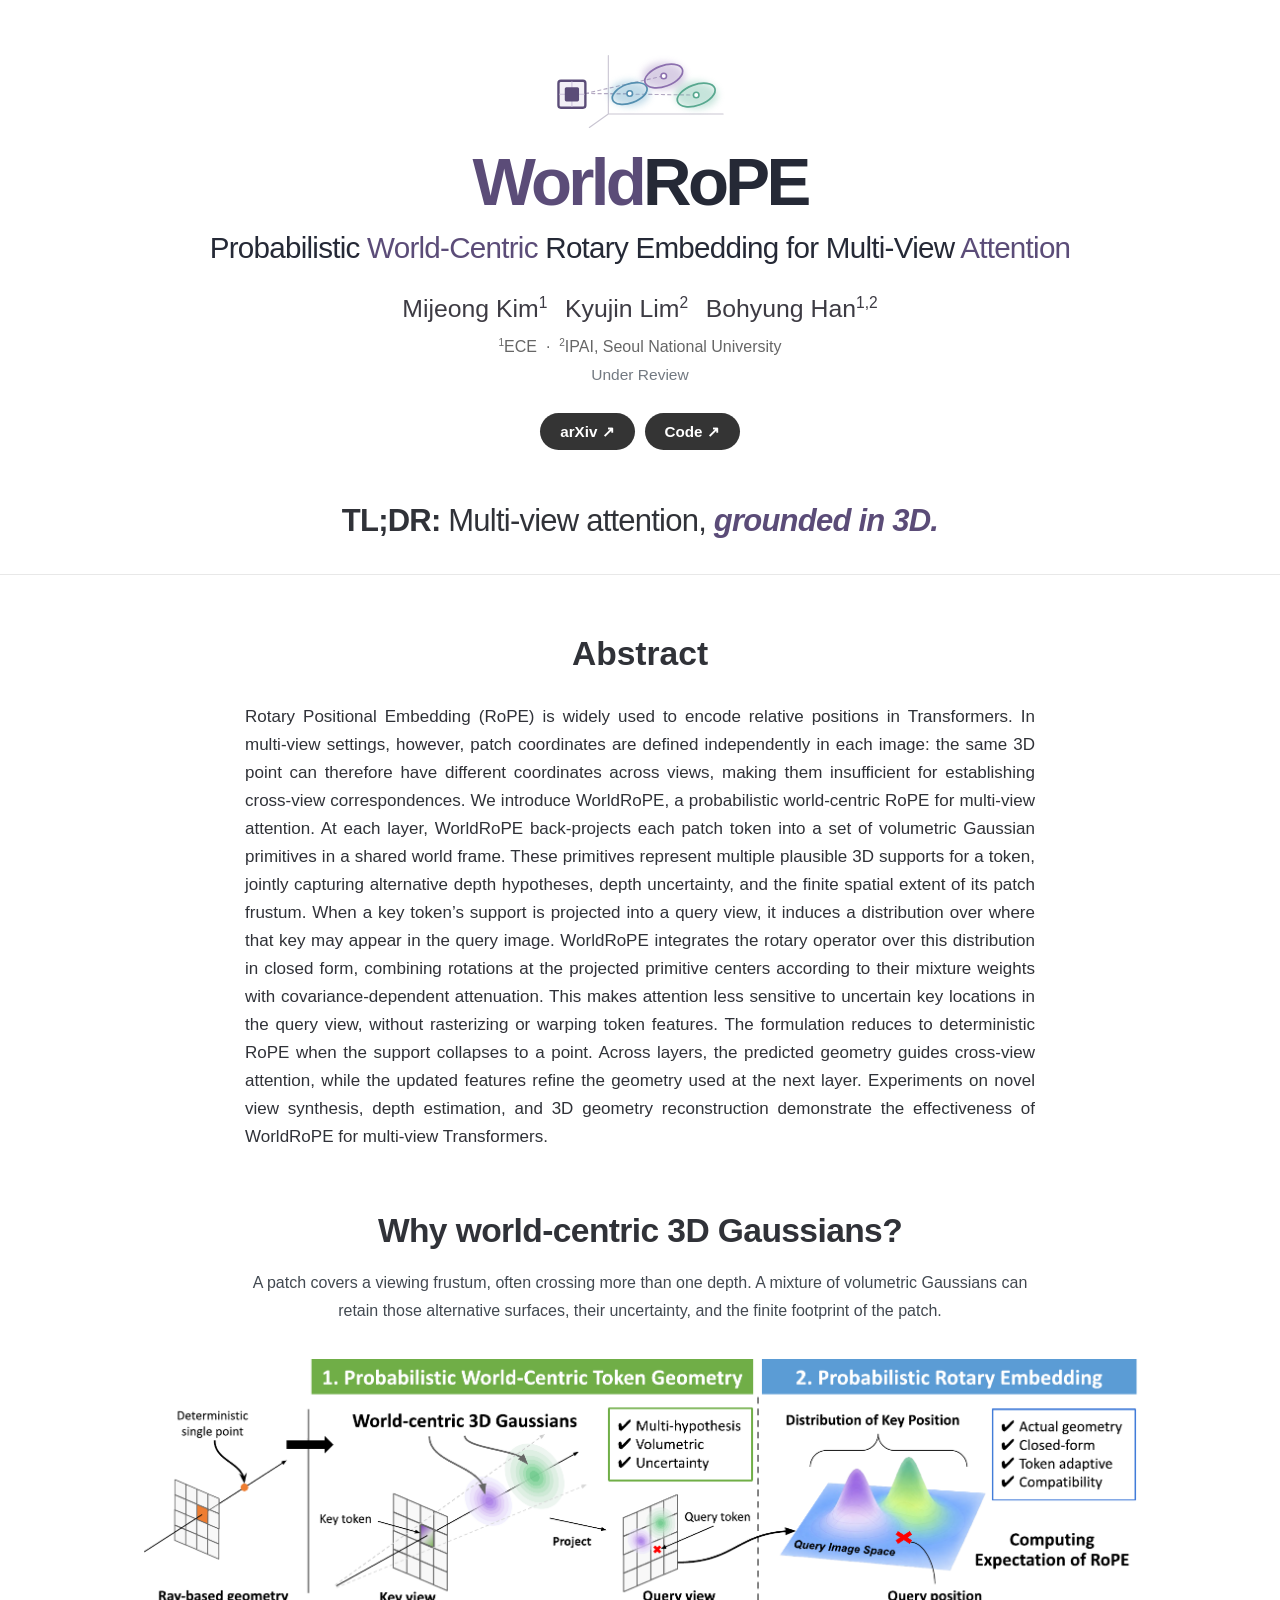
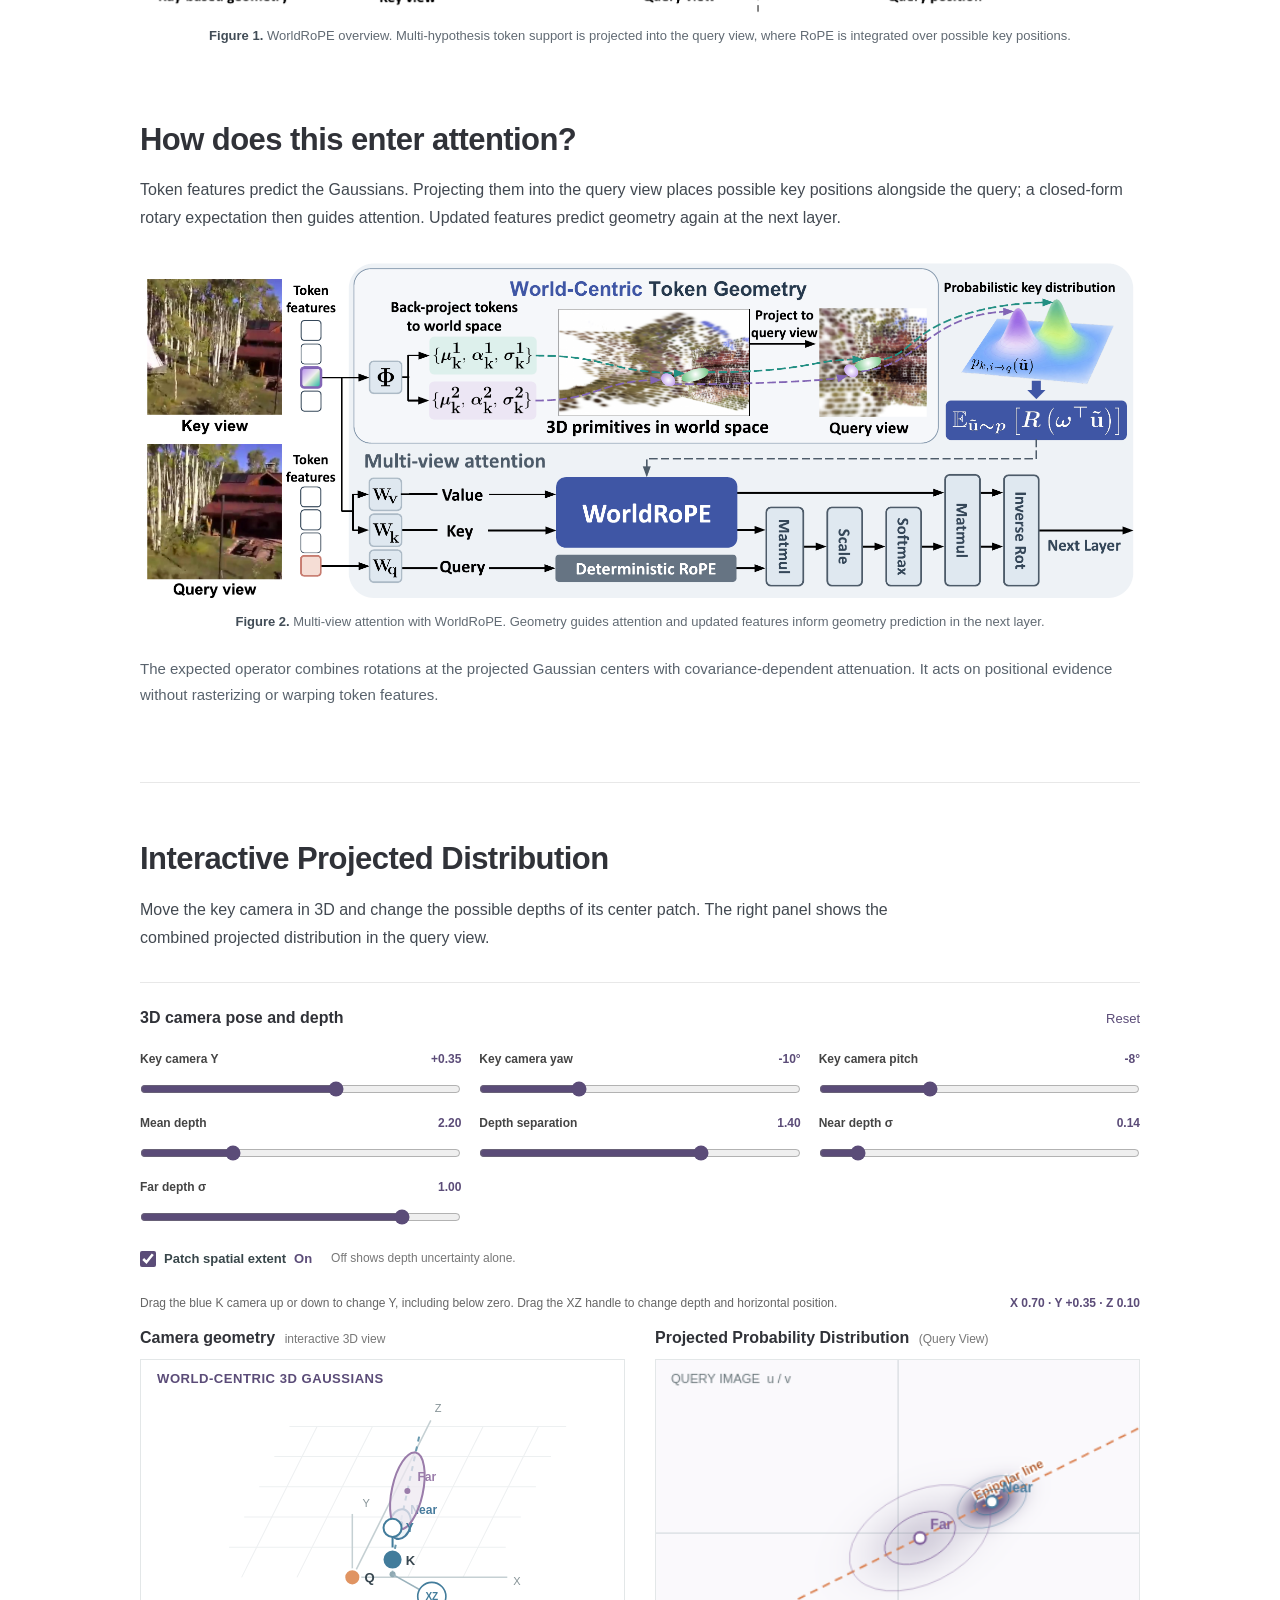
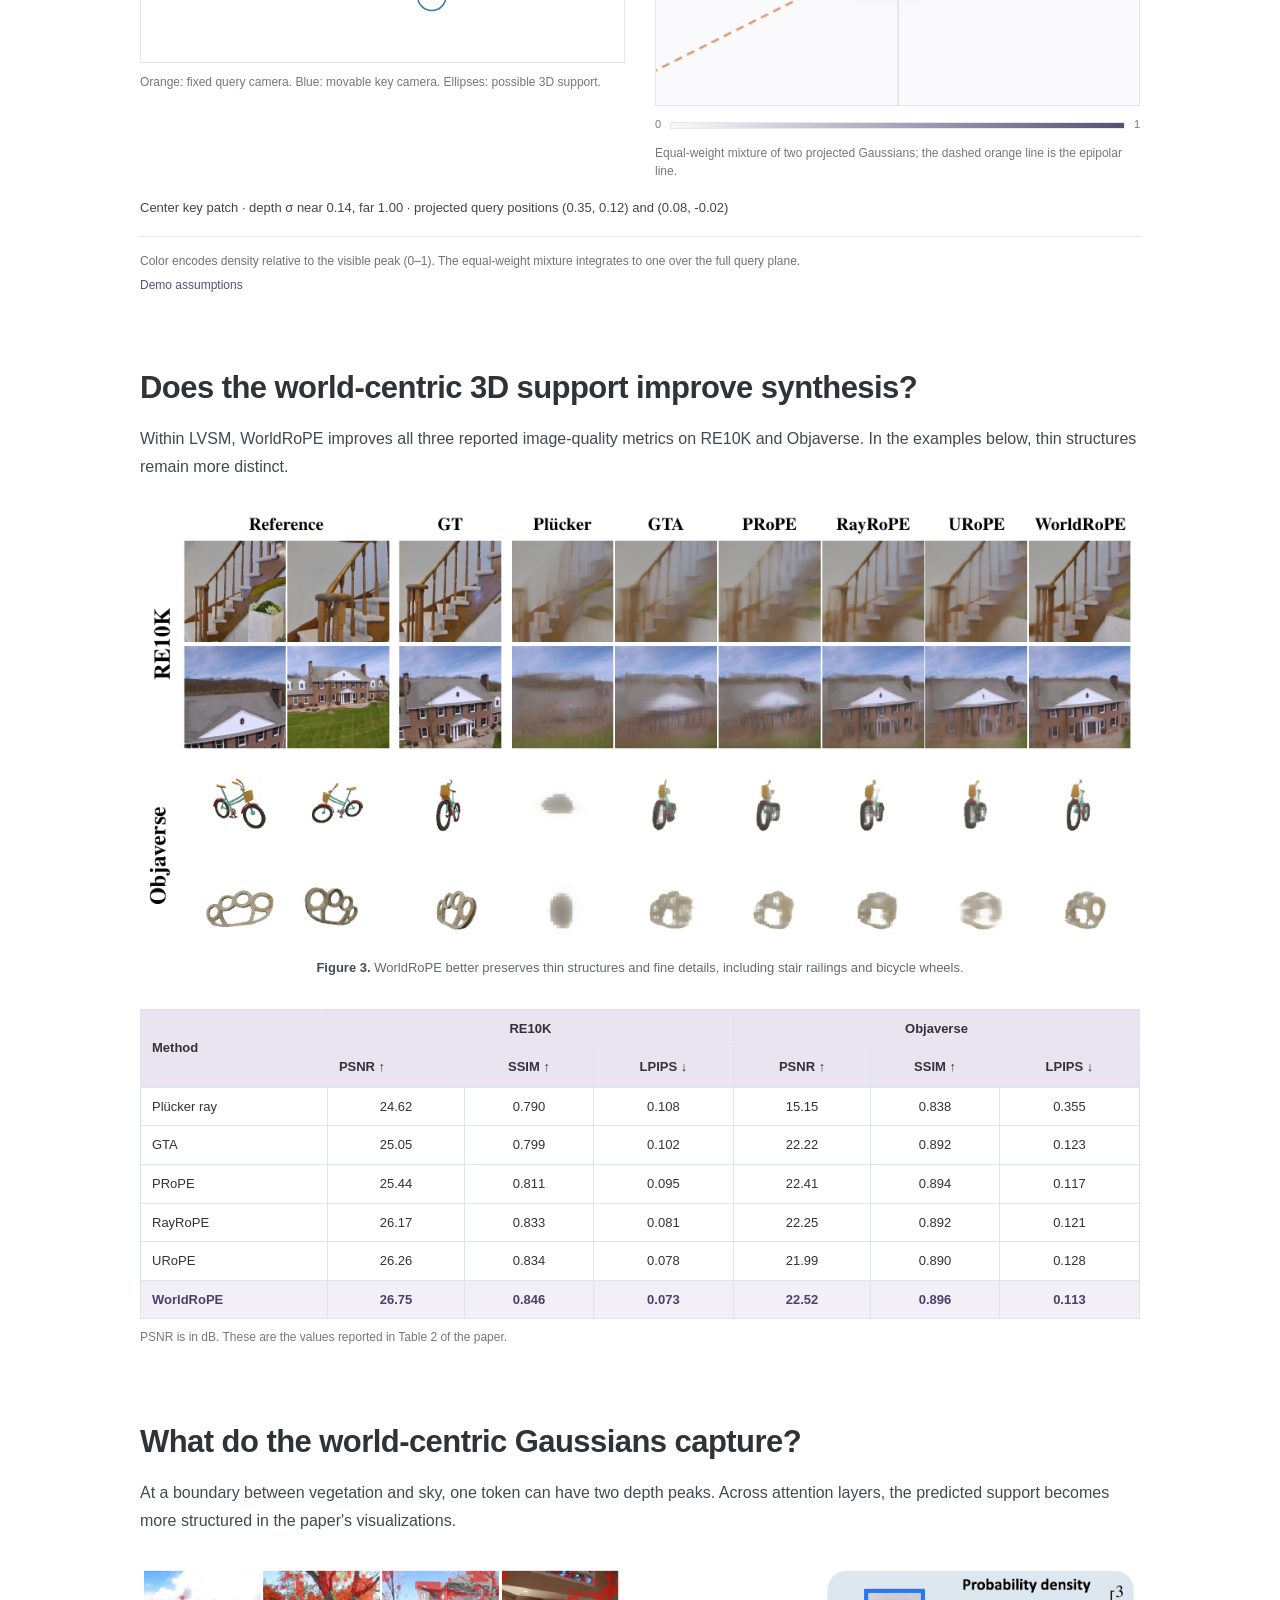
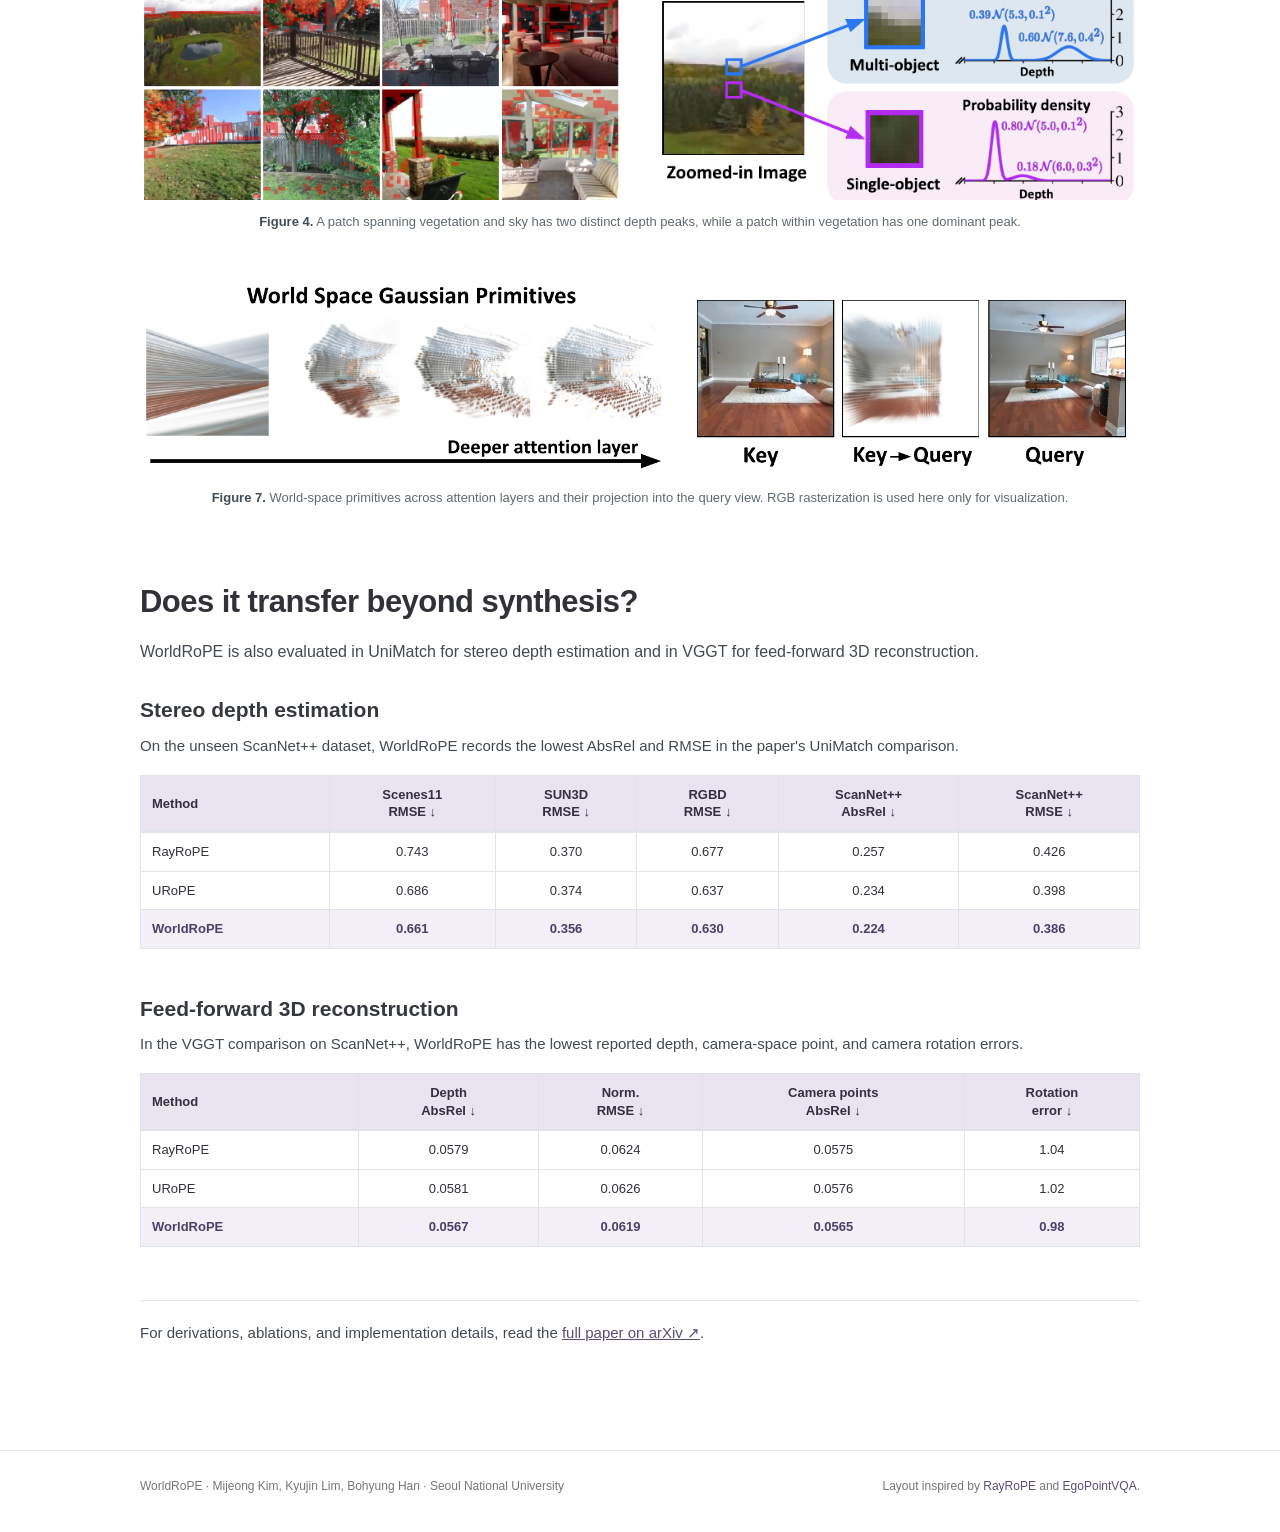
<file: index_old.html>
<!doctype html>
<html lang="en">
<head>
  <meta charset="utf-8">
  <meta name="viewport" content="width=device-width, initial-scale=1">
  <meta name="theme-color" content="#ffffff">
  <meta name="description" content="WorldRoPE: Probabilistic World-Centric Rotary Embedding for Multi-View Attention.">
  <title>WorldRoPE: Probabilistic World-Centric Rotary Embedding for Multi-View Attention</title>
  <link rel="icon" href="assets/favicon.svg?v=4" type="image/svg+xml">
  <link rel="stylesheet" href="styles.css?v=5">
  <link rel="stylesheet" href="styles-demo.css?v=2">
  <script src="script.js" defer></script>
  <script src="worldrope-demo.js?v=5" defer></script>
</head>
<body>
  <a class="skip-link" href="#main">Skip to content</a>
  <main id="main">
    <header class="paper-header page-width">
        <img class="brand-mark" src="assets/worldrope-mark.svg?v=3" width="190" height="95" alt="One image patch branching into three Gaussian supports in world coordinates">
        <h1><span class="brand-title"><span class="world">World</span>RoPE</span><span class="paper-title">Probabilistic <span class="title-emphasis">World-Centric</span> Rotary Embedding for Multi-View <span class="title-emphasis">Attention</span></span></h1>
        <p class="authors"><span><a href="https://mjmjeong.github.io/" target="_blank" rel="noopener">Mijeong Kim<sup>1</sup></a></span><span>Kyujin Lim<sup>2</sup></span><span><a href="https://cv.snu.ac.kr/index.php/~bhhan/" target="_blank" rel="noopener">Bohyung Han<sup>1,2</sup></a></span></p>
        <p class="affiliation"><sup>1</sup>ECE &nbsp;·&nbsp; <sup>2</sup>IPAI, Seoul National University</p>
        <p class="venue">Under Review</p>
        <div class="paper-links">
          <a class="paper-button" href="https://arxiv.org/abs/2610.16337" target="_blank" rel="noopener" aria-label="Open WorldRoPE on arXiv">arXiv ↗</a>
          <a class="paper-button" href="https://github.com/mjmjeong/WorldRoPE" target="_blank" rel="noopener" aria-label="Open WorldRoPE repository on GitHub">Code ↗</a>
        </div>
    </header>

    <p class="tldr-line"><strong>TL;DR:</strong> Multi-view attention, <em>grounded in 3D.</em></p>

    <section class="abstract-section" id="abstract">
      <div class="abstract-reading">
        <h2>Abstract</h2>
        <p>Rotary Positional Embedding (RoPE) is widely used to encode relative positions in Transformers. In multi-view settings, however, patch coordinates are defined independently in each image: the same 3D point can therefore have different coordinates across views, making them insufficient for establishing cross-view correspondences. We introduce WorldRoPE, a probabilistic world-centric RoPE for multi-view attention. At each layer, WorldRoPE back-projects each patch token into a set of volumetric Gaussian primitives in a shared world frame. These primitives represent multiple plausible 3D supports for a token, jointly capturing alternative depth hypotheses, depth uncertainty, and the finite spatial extent of its patch frustum. When a key token’s support is projected into a query view, it induces a distribution over where that key may appear in the query image. WorldRoPE integrates the rotary operator over this distribution in closed form, combining rotations at the projected primitive centers according to their mixture weights with covariance-dependent attenuation. This makes attention less sensitive to uncertain key locations in the query view, without rasterizing or warping token features. The formulation reduces to deterministic RoPE when the support collapses to a point. Across layers, the predicted geometry guides cross-view attention, while the updated features refine the geometry used at the next layer. Experiments on novel view synthesis, depth estimation, and 3D geometry reconstruction demonstrate the effectiveness of WorldRoPE for multi-view Transformers.</p>
      </div>
    </section>

    <div class="page-width">

      <section class="paper-section" id="overview">
        <h2>Why world-centric 3D Gaussians?</h2>
        <p>A patch covers a viewing frustum, often crossing more than one depth. A mixture of volumetric Gaussians can retain those alternative surfaces, their uncertainty, and the finite footprint of the patch.</p>
        <figure class="paper-figure">
          <img src="assets/paper-figure-1.png" alt="Figure 1 from the paper: ray-based geometry, world-centric Gaussian token geometry, and probabilistic rotary embedding" loading="lazy">
          <figcaption><b>Figure 1.</b> WorldRoPE overview. Multi-hypothesis token support is projected into the query view, where RoPE is integrated over possible key positions.</figcaption>
        </figure>
      </section>

      <section class="paper-section" id="method">
        <h2>How does this enter attention?</h2>
        <p>Token features predict the Gaussians. Projecting them into the query view places possible key positions alongside the query; a closed-form rotary expectation then guides attention. Updated features predict geometry again at the next layer.</p>
        <figure class="paper-figure">
          <img src="assets/paper-figure-2.png" alt="Figure 2 from the paper: WorldRoPE inside multi-view attention, from Gaussian prediction to the next attention layer" loading="lazy">
          <figcaption><b>Figure 2.</b> Multi-view attention with WorldRoPE. Geometry guides attention and updated features inform geometry prediction in the next layer.</figcaption>
        </figure>
        <p class="method-detail">The expected operator combines rotations at the projected Gaussian centers with covariance-dependent attenuation. It acts on positional evidence without rasterizing or warping token features.</p>
      </section>

      <section class="paper-section demo-section" id="projected-distribution">
        <h2>Interactive Projected Distribution</h2>
        <p>Move the key camera in 3D and change the possible depths of its center patch. The right panel shows the combined projected distribution in the query view.</p>
        <div class="demo-shell" id="worldrope-demo">
          <div class="demo-heading"><h3>3D camera pose and depth</h3><button type="button" id="demo-reset">Reset</button></div>
          <div class="demo-controls">
            <label for="demo-camera-y">Key camera Y <output id="demo-camera-y-value">+0.35</output><input id="demo-camera-y" type="range" min="-1.50" max="1.50" step="0.01" value="0.35"></label>
            <label for="demo-yaw">Key camera yaw <output id="demo-yaw-value">−10°</output><input id="demo-yaw" type="range" min="-25" max="25" step="1" value="-10"></label>
            <label for="demo-pitch">Key camera pitch <output id="demo-pitch-value">−8°</output><input id="demo-pitch" type="range" min="-25" max="25" step="1" value="-8"></label>
            <label for="demo-depth">Mean depth <output id="demo-depth-value">2.20</output><input id="demo-depth" type="range" min="1.50" max="4.00" step="0.05" value="2.20"></label>
            <label for="demo-split">Depth separation <output id="demo-split-value">1.40</output><input id="demo-split" type="range" min="0" max="2.00" step="0.05" value="1.40"></label>
            <label for="demo-nearSigma">Near depth σ <output id="demo-nearSigma-value">0.14</output><input id="demo-nearSigma" type="range" min="0.02" max="1.20" step="0.01" value="0.14"></label>
            <label for="demo-farSigma">Far depth σ <output id="demo-farSigma-value">1.00</output><input id="demo-farSigma" type="range" min="0.02" max="1.20" step="0.01" value="1.00"></label>
          </div>
          <label class="extent-control" for="demo-spatial-extent"><input id="demo-spatial-extent" type="checkbox" checked><span>Patch spatial extent</span><output id="demo-spatial-extent-value">On</output><small>Off shows depth uncertainty alone.</small></label>
          <p class="demo-drag-hint">Drag the blue K camera up or down to change Y, including below zero. Drag the XZ handle to change depth and horizontal position. <output id="demo-camera-position">X 0.70 · Y +0.35 · Z 0.10</output></p>
          <div class="demo-views">
            <figure class="demo-view"><h3>Camera geometry <small>interactive 3D view</small></h3><svg id="demo-world" viewBox="0 0 480 300" role="img" aria-label="Interactive 3D camera geometry; drag the blue K camera for X and Y, or the XZ handle for X and Z"></svg><figcaption>Orange: fixed query camera. Blue: movable key camera. Ellipses: possible 3D support.</figcaption></figure>
            <figure class="demo-view"><h3>Projected Probability Distribution <small>(Query View)</small></h3><div class="heatmap-stack"><img src="assets/projected-distribution-default.svg?v=2" width="420" height="300" alt="" aria-hidden="true"><canvas id="demo-heatmap" width="420" height="300" role="img" aria-label="Combined projected Gaussian density and the epipolar line in the query view"></canvas></div><div class="demo-legend"><span>0</span><span class="demo-gradient" aria-hidden="true"></span><span>1</span></div><figcaption>Equal-weight mixture of two projected Gaussians; the dashed orange line is the epipolar line.</figcaption></figure>
          </div>
          <p class="demo-status" id="demo-status" aria-live="polite"></p>
        </div>
        <p class="demo-note">Color encodes density relative to the visible peak (0–1). The equal-weight mixture integrates to one over the full query plane.</p>
        <details class="demo-assumptions"><summary>Demo assumptions</summary><p>The center key patch has two possible depths with equal mixture weight and independently adjustable depth standard deviations, as in the paper's per-hypothesis mixture. A fixed 3D depth σ can look narrower after projection at a greater depth because perspective reduces disparity. Its depth uncertainty and optional patch footprint are projected through the fixed query camera. The dashed epipolar line is the projection of the center key ray over varying depth. To make spatial extent visible at this display size, the illustrative patch-footprint width is enlarged and grows with depth; it is not a learned covariance. A half-pixel regularization keeps the displayed density finite when spatial extent is off. Probability outside the query image frame is not shown.</p></details>
      </section>

      <section class="paper-section" id="results">
        <h2>Does the world-centric 3D support improve synthesis?</h2>
        <p>Within LVSM, WorldRoPE improves all three reported image-quality metrics on RE10K and Objaverse. In the examples below, thin structures remain more distinct.</p>
        <figure class="paper-figure qualitative-figure">
          <div class="image-scroll"><img src="assets/paper-figure-3.png" alt="Figure 3 from the paper: reference views, ground truth, six positional encoding baselines, and WorldRoPE on RE10K and Objaverse" loading="lazy"></div>
          <figcaption><b>Figure 3.</b> WorldRoPE better preserves thin structures and fine details, including stair railings and bicycle wheels.</figcaption>
        </figure>
        <div class="table-scroll"><table>
          <caption>Novel view synthesis with LVSM. Higher PSNR and SSIM, lower LPIPS.</caption>
          <thead><tr><th rowspan="2">Method</th><th colspan="3">RE10K</th><th colspan="3">Objaverse</th></tr><tr><th>PSNR ↑</th><th>SSIM ↑</th><th>LPIPS ↓</th><th>PSNR ↑</th><th>SSIM ↑</th><th>LPIPS ↓</th></tr></thead>
          <tbody>
            <tr><th>Plücker ray</th><td>24.62</td><td>0.790</td><td>0.108</td><td>15.15</td><td>0.838</td><td>0.355</td></tr>
            <tr><th>GTA</th><td>25.05</td><td>0.799</td><td>0.102</td><td>22.22</td><td>0.892</td><td>0.123</td></tr>
            <tr><th>PRoPE</th><td>25.44</td><td>0.811</td><td>0.095</td><td>22.41</td><td>0.894</td><td>0.117</td></tr>
            <tr><th>RayRoPE</th><td>26.17</td><td>0.833</td><td>0.081</td><td>22.25</td><td>0.892</td><td>0.121</td></tr>
            <tr><th>URoPE</th><td>26.26</td><td>0.834</td><td>0.078</td><td>21.99</td><td>0.890</td><td>0.128</td></tr>
            <tr class="ours"><th>WorldRoPE</th><td>26.75</td><td>0.846</td><td>0.073</td><td>22.52</td><td>0.896</td><td>0.113</td></tr>
          </tbody>
        </table></div>
        <p class="table-note">PSNR is in dB. These are the values reported in Table 2 of the paper.</p>
      </section>

      <section class="paper-section" id="geometry">
        <h2>What do the world-centric Gaussians capture?</h2>
        <p>At a boundary between vegetation and sky, one token can have two depth peaks. Across attention layers, the predicted support becomes more structured in the paper's visualizations.</p>
        <figure class="paper-figure">
          <img src="assets/paper-figure-4.png" alt="Figure 4 from the paper: image tokens with multiple predicted depth peaks and two example depth distributions" loading="lazy">
          <figcaption><b>Figure 4.</b> A patch spanning vegetation and sky has two distinct depth peaks, while a patch within vegetation has one dominant peak.</figcaption>
        </figure>
        <figure class="paper-figure">
          <img src="assets/paper-figure-7.png" alt="Figure 7 from the paper: world-space Gaussian primitives across layers and their projection into the query view" loading="lazy">
          <figcaption><b>Figure 7.</b> World-space primitives across attention layers and their projection into the query view. RGB rasterization is used here only for visualization.</figcaption>
        </figure>
      </section>

      <section class="paper-section" id="applications">
        <h2>Does it transfer beyond synthesis?</h2>
        <p>WorldRoPE is also evaluated in UniMatch for stereo depth estimation and in VGGT for feed-forward 3D reconstruction.</p>
        <h3>Stereo depth estimation</h3>
        <p>On the unseen ScanNet++ dataset, WorldRoPE records the lowest AbsRel and RMSE in the paper's UniMatch comparison.</p>
        <div class="table-scroll"><table>
          <caption>Stereo depth estimation with UniMatch. Lower is better.</caption>
          <thead><tr><th>Method</th><th>Scenes11<br>RMSE ↓</th><th>SUN3D<br>RMSE ↓</th><th>RGBD<br>RMSE ↓</th><th>ScanNet++<br>AbsRel ↓</th><th>ScanNet++<br>RMSE ↓</th></tr></thead>
          <tbody><tr><th>RayRoPE</th><td>0.743</td><td>0.370</td><td>0.677</td><td>0.257</td><td>0.426</td></tr><tr><th>URoPE</th><td>0.686</td><td>0.374</td><td>0.637</td><td>0.234</td><td>0.398</td></tr><tr class="ours"><th>WorldRoPE</th><td>0.661</td><td>0.356</td><td>0.630</td><td>0.224</td><td>0.386</td></tr></tbody>
        </table></div>
        <h3>Feed-forward 3D reconstruction</h3>
        <p>In the VGGT comparison on ScanNet++, WorldRoPE has the lowest reported depth, camera-space point, and camera rotation errors.</p>
        <div class="table-scroll"><table>
          <caption>Feed-forward 3D reconstruction with VGGT on ScanNet++. Lower is better.</caption>
          <thead><tr><th>Method</th><th>Depth<br>AbsRel ↓</th><th>Norm.<br>RMSE ↓</th><th>Camera points<br>AbsRel ↓</th><th>Rotation<br>error ↓</th></tr></thead>
          <tbody><tr><th>RayRoPE</th><td>0.0579</td><td>0.0624</td><td>0.0575</td><td>1.04</td></tr><tr><th>URoPE</th><td>0.0581</td><td>0.0626</td><td>0.0576</td><td>1.02</td></tr><tr class="ours"><th>WorldRoPE</th><td>0.0567</td><td>0.0619</td><td>0.0565</td><td>0.98</td></tr></tbody>
        </table></div>
        <p class="paper-end">For derivations, ablations, and implementation details, read the <a href="https://arxiv.org/abs/2610.16337" target="_blank" rel="noopener">full paper on arXiv ↗</a>.</p>
      </section>
    </div>
  </main>
  <footer><div class="page-width"><span>WorldRoPE · Mijeong Kim, Kyujin Lim, Bohyung Han · Seoul National University</span><span>Layout inspired by <a href="https://rayrope.github.io/" target="_blank" rel="noopener">RayRoPE</a> and <a href="https://yuuraa.github.io/papers/choi2026egovqa/" target="_blank" rel="noopener">EgoPointVQA</a>.</span></div></footer>
</body>
</html>
</file>
<file: styles.css>
:root{--text:#303238;--muted:#5f6873;--accent:#5b4c78;--line:#dfe5eb;--width:1000px}
*{box-sizing:border-box}
html{scroll-behavior:smooth}
body{margin:0;background:#fff;color:var(--text);font-family:Arial,Helvetica,sans-serif;line-height:1.62;-webkit-font-smoothing:antialiased}
img,video{max-width:100%}
a{color:var(--accent)}
a:hover{color:#463b5d}
.page-width{width:min(var(--width),calc(100% - 40px));margin:0 auto}
.skip-link{position:absolute;left:12px;top:-80px;background:#fff;padding:8px 12px;z-index:10}
.skip-link:focus{top:12px}
.paper-header{text-align:center;padding:42px 0 32px}
.brand-mark{display:block;width:190px;height:95px;object-fit:contain;margin:0 auto 10px}
.paper-header h1{max-width:1040px;margin:0 auto 23px;color:#252936;letter-spacing:-.035em;font-weight:700}
.brand-title{display:block;font-size:clamp(3rem,6vw,4.2rem);line-height:1.05;letter-spacing:-.055em}
.brand-title .world{color:var(--accent)}
.paper-title{display:block;max-width:900px;margin:11px auto 0;font-size:clamp(1.3rem,2.6vw,1.85rem);font-weight:500;line-height:1.3;letter-spacing:-.025em}
.title-emphasis{color:var(--accent)}
.authors{display:flex;justify-content:center;gap:0 1.1rem;flex-wrap:wrap;margin:0 0 8px;color:#3d3b43;font-size:clamp(1.25rem,2.4vw,1.55rem);line-height:1.5}
.authors a{color:inherit;text-decoration:none}
.authors a:hover,.authors a:focus-visible{text-decoration:underline;text-underline-offset:.18em}
.authors sup,.affiliation sup{font-size:.63em;vertical-align:super;line-height:0}
.affiliation{margin:0 0 4px;font-size:1rem;color:#666;line-height:1.45}
.hero-purpose{max-width:700px;margin:0 auto 22px;color:#4a5158;font-size:17px;line-height:1.55}
.venue{font-size:.97rem;font-weight:400;color:#727981;margin:0 0 25px}
.paper-links{display:flex;justify-content:center;flex-wrap:wrap;gap:10px}
.paper-button{display:inline-block;padding:9px 20px;border-radius:999px;background:#343434;color:#fff;font-size:.95rem;font-weight:600;text-decoration:none;line-height:1.3}
.paper-button:hover{background:#1c1c1c;color:#fff}
.tldr-line{max-width:1100px;margin:0 auto;padding:19px 20px 32px;text-align:center;font-size:clamp(22px,2.6vw,31px);line-height:1.3;letter-spacing:-.025em;white-space:nowrap}
.tldr-line strong{font-weight:700}
.tldr-line em{font-style:italic;color:var(--accent);font-weight:600}
.abstract-section{padding:58px 0;border-top:1px solid #e8e8e8}
.abstract-reading{width:min(790px,calc(100% - 40px));margin:0 auto}
.abstract-section h2{margin:0 0 28px;font-size:clamp(1.7rem,2.7vw,2.1rem);line-height:1.25;text-align:center;font-weight:600}
.abstract-section p{margin:0 0 1.1em;font-size:17px;line-height:1.65;text-align:justify}
.abstract-section p:last-child{margin-bottom:0}
.paper-section{padding:0 0 74px;scroll-margin-top:25px}
.paper-section h2{margin:0 0 17px;color:#303238;font-size:clamp(25px,3vw,31px);line-height:1.28;letter-spacing:-.018em;font-weight:650}
.paper-section#overview h2{text-align:center;font-size:clamp(1.7rem,2.7vw,2.1rem)}
.paper-section#overview h2 em{font-style:normal;color:var(--accent)}
.paper-section#overview>p{text-align:center;max-width:800px;margin:0 auto 27px}
.paper-section>p{margin:0 0 30px;font-size:16px;line-height:1.75;color:#424951}
.paper-figure{margin:29px 0 0}
.explainer-figure{margin:32px 0 42px}
.explainer-figure video{display:block;width:100%;aspect-ratio:16/9;background:#fff;border:1px solid #e5eaee;border-radius:4px}
.explainer-figure figcaption{margin:11px auto 0;max-width:850px;text-align:center;color:#616a73;font-size:13px;line-height:1.55}
.paper-figure img{display:block;width:100%;height:auto}
.paper-figure figcaption{margin:12px auto 0;max-width:890px;color:#616a73;font-size:13px;line-height:1.55;text-align:center}
.paper-figure figcaption b{color:#414c56}
.method-detail{margin:24px 0 0!important;font-size:15px!important;color:#59636d!important}
.qualitative-figure{margin-top:28px}
.image-scroll{overflow-x:auto}
.table-scroll{width:100%;overflow-x:auto;margin-top:31px}
table{width:100%;min-width:750px;border-collapse:collapse;font-size:13px;line-height:1.35;font-variant-numeric:tabular-nums}
caption{position:absolute;width:1px;height:1px;overflow:hidden;clip:rect(0,0,0,0);white-space:nowrap}
th,td{padding:10px 11px;border:1px solid #dfe4e9;text-align:center}
th:first-child{text-align:left;white-space:nowrap}
thead th{background:#e9e4f0;font-weight:650;color:#35303f}
tbody th{font-weight:500}
tbody .ours th,tbody .ours td{background:#f2eff6;font-weight:700;color:#4d4068}
.table-note{color:#777!important;font-size:12px!important;margin:8px 0 0!important}
#geometry .paper-figure+.paper-figure{margin-top:48px}
#applications h3{margin:46px 0 9px;color:#35383d;font-size:21px;line-height:1.3}
#applications h3:first-of-type{margin-top:26px}
#applications h3+p{margin-bottom:12px;font-size:15px}
#applications .table-scroll{margin-top:16px}
.paper-end{margin-top:53px!important;padding-top:19px;border-top:1px solid var(--line);font-size:15px!important}
footer{border-top:1px solid #e4e9ed;color:#777;padding:26px 0 35px;font-size:12px}
footer .page-width{display:flex;justify-content:space-between;gap:18px;flex-wrap:wrap}
footer a{text-decoration:none}
@media(max-width:700px){
 .page-width{width:min(100% - 30px,var(--width))}
 .paper-header{padding-top:30px}
 .tldr-line{white-space:normal;font-size:clamp(22px,5vw,29px);padding:15px 15px 28px}
 .brand-mark{width:160px;height:80px}
 .authors{gap:0 12px}
 .affiliation{font-size:14px}
 .hero-purpose{font-size:15px}
 .abstract-section{padding:44px 0}
 .abstract-reading{width:calc(100% - 30px)}
 .abstract-section p{font-size:16px;text-align:left}
 .teaser{width:calc(100% - 30px);padding-bottom:48px}
 .explainer-figure figcaption{text-align:left;font-size:12px}
 .paper-section{padding-bottom:62px}
 .paper-section>p{font-size:15px}
 .paper-figure figcaption{font-size:12px;text-align:left}
 .qualitative-figure img{min-width:850px}
 table{font-size:12px}
}
@media(prefers-reduced-motion:reduce){html{scroll-behavior:auto}*{transition-duration:.01ms!important}}
</file>
<file: styles-commercial.css>
:root{--text:#303030;--muted:#686868;--accent:#5b4c78;--line:#e8e8e8}
body{background:#fff;color:var(--text);font-family:Arial,Helvetica,sans-serif}
.commercial-header{background:#fff;color:var(--text)}
.commercial-header .page-width{width:min(1060px,calc(100% - 40px))}
.paper-identity{text-align:center;padding:51px 0 0}
.paper-identity h1{margin:0;color:#303030;font-size:56px;font-weight:700;line-height:1.05;letter-spacing:-.055em}
.paper-identity h1 span{color:#5b4c78}
.paper-identity h1 em{font-style:normal;color:#303030}
.identity-title{max-width:960px;margin:10px auto 17px;color:#383838;font-size:clamp(24px,2.7vw,32px);font-weight:500;line-height:1.2;letter-spacing:-.02em}
.identity-authors{display:flex;justify-content:center;flex-wrap:wrap;gap:0 1.1rem;margin:0 0 8px;color:#404040;font-size:clamp(1.25rem,2.4vw,1.55rem);font-weight:500;line-height:1.5}
.identity-authors a{color:#3273dc;text-decoration:none}
.identity-authors a:hover,.identity-authors a:focus-visible{text-decoration:underline;text-underline-offset:.18em}
.identity-authors sup{font-size:.57em;margin-left:2px;color:#686868}
.identity-affiliation{margin:5px 0 3px;color:#646464;font-size:clamp(14px,1.25vw,16px);line-height:1.5}
.paper-identity sup{font-size:.62em;vertical-align:super;line-height:0}
.identity-status{margin:0;color:#777;font-size:14px;line-height:1.5}
.identity-links{display:flex;justify-content:center;gap:12px;flex-wrap:wrap;margin-top:12px}
.identity-links a{display:inline-block;padding:10px 18px;border-radius:4px;background:#363636;color:#fff!important;text-decoration:none;font-size:14px;font-weight:600;line-height:1.3}
.identity-links a:hover{background:#222}
.commercial-hero{display:grid;grid-template-columns:minmax(0,1fr) minmax(0,1.07fr);align-items:center;gap:45px;padding:62px 0 63px}
.hero-copy h2{margin:0;max-width:560px;color:#303030;font-size:clamp(30px,3vw,36px);line-height:1.18;letter-spacing:-.035em;font-weight:700}
.hero-copy h2 em{color:#5b4c78;font-style:normal}
.hero-lead{max-width:505px;margin:25px 0 0;color:#555;font-size:16px;line-height:1.65}
.hero-actions{display:flex;align-items:center;gap:20px;flex-wrap:wrap;margin-top:27px}
.hero-actions a{text-decoration:none;font-size:17px;font-weight:600}
.primary-action{display:inline-block;padding:10px 18px;border-radius:4px;background:#363636;color:#fff!important}
.primary-action:hover{background:#222}
.secondary-action{color:var(--accent)!important}
.secondary-action:hover{text-decoration:underline}
.commercial-media{margin:0;min-width:0}
.commercial-media video{display:block;width:100%;aspect-ratio:16/9;object-fit:contain;background:#061624;border:1px solid #dce1e4;border-radius:3px}
.commercial-media figcaption{margin:11px 0 0;color:#777;text-align:center;font-size:12px;line-height:1.5}
.abstract{box-shadow:none;border:0;border-top:1px solid var(--line);border-bottom:1px solid var(--line);border-radius:0;margin-bottom:72px;padding:49px 0 55px;overflow:visible}
.abstract-toggle summary{padding:0;color:#303030;cursor:pointer;font-size:clamp(1.7rem,2.7vw,2.1rem);font-weight:600;line-height:1.25;text-align:center;list-style:none}
.abstract-toggle summary::-webkit-details-marker{display:none}
.abstract-toggle summary::after{content:'+';display:inline-block;margin-left:12px;color:#5b4c78;font-weight:400}
.abstract-toggle[open] summary::after{content:'−'}
.abstract-toggle .abstract-text{max-width:790px;margin:28px auto 0}
.abstract h2{margin:0 0 17px;color:#303030;font-size:25px;line-height:1.3;font-weight:650}
.abstract-text{max-width:900px;padding:0;border:0}
.abstract-text p{margin:0 0 13px;color:#444;font-size:15px;line-height:1.78}
.abstract-text p:last-child{margin-bottom:0}
.paper-section h2{color:#303030;font-size:clamp(23px,2.2vw,26px)}
.paper-section>p{color:#555}
.paper-figure img{border-radius:2px}
.method-animation{max-width:790px;margin:24px auto 0;border-top:1px solid var(--line);border-bottom:1px solid var(--line)}
.method-animation summary{padding:12px 0;color:#5b4c78;font-size:14px;cursor:pointer}
.method-animation video{display:block;width:100%;margin:8px auto 20px;border:1px solid #dedede}
.demo-section{border-top:1px solid var(--line);padding-top:65px}
.demo-section>p:first-of-type{max-width:790px}
.demo-shell{margin-top:30px;padding:22px 0 18px;border-top:1px solid var(--line);border-bottom:1px solid var(--line)}
.demo-heading{display:flex;align-items:center;justify-content:space-between;gap:20px;margin-bottom:19px}
.demo-heading h3,.demo-view h3{margin:0;color:#303030;font-size:16px;font-weight:600;line-height:1.3}
.demo-heading button{border:0;background:none;color:#5b4c78;font:inherit;font-size:13px;cursor:pointer;padding:3px 0}
.demo-heading button:hover{text-decoration:underline}
.demo-controls{display:grid;grid-template-columns:repeat(3,minmax(0,1fr));gap:18px;margin-bottom:32px}
.demo-controls label{display:block;color:#444;font-size:12px;font-weight:600;line-height:1.35}
.demo-controls output{float:right;color:#5b4c78;font-variant-numeric:tabular-nums}
.demo-controls input{display:block;width:100%;margin:14px 0 0;accent-color:#5b4c78}
.extent-control{display:flex;align-items:center;gap:8px;width:max-content;max-width:100%;margin:-9px 0 24px;color:#38464a;font-size:13px;font-weight:600;cursor:pointer}
.extent-control input{width:16px;height:16px;margin:0;accent-color:#5b4c78}
.extent-control output{min-width:22px;color:#5b4c78;font-variant-numeric:tabular-nums}
.extent-control small{margin-left:7px;color:#777;font-size:12px;font-weight:400}
.demo-drag-hint{display:flex;justify-content:space-between;gap:18px;flex-wrap:wrap;margin:0 0 16px;color:#666;font-size:12px;line-height:1.5}
.demo-drag-hint output{color:#5b4c78;font-weight:700;font-variant-numeric:tabular-nums;white-space:nowrap}
.demo-views{display:grid;grid-template-columns:1fr 1fr;gap:30px}
.demo-view{margin:0;min-width:0}
.demo-view h3{margin-bottom:11px}
.demo-view h3 small{margin-left:5px;color:#777;font-size:12px;font-weight:400}
.demo-view svg,.demo-view canvas{display:block;width:100%;height:auto;border:1px solid #e3e7e8;background:#fff}
.demo-view svg{touch-action:none}
.heatmap-stack{position:relative}
.heatmap-stack img{display:block;width:100%;height:auto;border:1px solid #e3e7e8}
.heatmap-stack canvas{position:absolute;inset:0;width:100%;height:100%;background:transparent}
.demo-view figcaption{margin:10px 0 0;color:#777;font-size:12px;line-height:1.5;text-align:left}
.demo-legend{display:flex;align-items:center;gap:9px;margin-top:10px;color:#777;font-size:11px;font-variant-numeric:tabular-nums}
.demo-gradient{display:block;flex:1;height:7px;background:linear-gradient(90deg,#faf9fc,#5b4c78);border:1px solid #e3e7e8}
.demo-status{margin:18px 0 0;color:#454545;font-size:13px;font-variant-numeric:tabular-nums;line-height:1.5}
.demo-note{margin:15px 0 0!important;color:#727272!important;font-size:12px!important;line-height:1.6!important}
.demo-assumptions{margin-top:5px;color:#727272;font-size:12px;line-height:1.55}
.demo-assumptions summary{display:inline-block;color:#5b4c78;cursor:pointer}
.demo-assumptions p{max-width:790px;margin:8px 0 0}
.gaussian-explorer{margin-top:30px;padding:22px 0 18px;border-top:1px solid var(--line);border-bottom:1px solid var(--line)}
.gaussian-toolbar{display:flex;justify-content:flex-end;margin-bottom:14px}
.gaussian-scene-select{display:flex;align-items:center;gap:9px;color:#666;font-size:12px;font-weight:600}
.gaussian-scene-select select{border:1px solid #d8dce0;border-radius:4px;background:#fff;color:#444;padding:7px 28px 7px 10px;font:inherit;cursor:pointer}
.gaussian-tabs{display:flex;justify-content:center;gap:8px;flex-wrap:wrap;margin-bottom:22px}
.gaussian-tabs button{border:1px solid #d8dce0;border-radius:999px;background:#fff;color:#555;cursor:pointer;padding:9px 15px;font:600 13px/1.2 Arial,Helvetica,sans-serif;transition:background .15s,color .15s,border-color .15s}
.gaussian-tabs button:hover,.gaussian-tabs button[aria-selected="true"]{border-color:#5b4c78;background:#5b4c78;color:#fff}
.gaussian-stage{position:relative;overflow:hidden;border:1px solid #28313b;background:#0b1118;aspect-ratio:16/7;min-height:300px}
.gaussian-stage::before{content:"";position:absolute;inset:0;background:linear-gradient(rgba(111,170,190,.08) 1px,transparent 1px),linear-gradient(90deg,rgba(111,170,190,.08) 1px,transparent 1px);background-size:40px 40px;mask-image:linear-gradient(to bottom,rgba(0,0,0,.9),transparent)}
.gaussian-stage canvas{position:relative;z-index:1;display:block;width:100%;height:100%}
.gaussian-placeholder{position:absolute;z-index:2;inset:0;display:grid;place-content:center;text-align:center;color:#dbe7ed;pointer-events:none}
.gaussian-placeholder strong{font-size:clamp(18px,2.4vw,28px);font-weight:600;letter-spacing:-.02em}
.gaussian-placeholder span{margin-top:8px;color:#8fa6b2;font-size:13px}
.gaussian-caption{text-align:center;padding:18px 20px 0}
.gaussian-caption h3{margin:0 0 5px;color:#303030;font-size:18px;font-weight:600}
.gaussian-caption p{max-width:720px;margin:0 auto;color:#666;font-size:14px;line-height:1.55}
.gaussian-section>.demo-shell,.gaussian-section>.demo-note,.gaussian-section>.demo-assumptions{display:none}
thead th{background:#f3f6f7}
tbody .ours th,tbody .ours td{background:#f2eff6;color:#4d4068}
@media(max-width:900px){
 .commercial-hero{grid-template-columns:1fr;gap:40px;padding:60px 0 53px}
 .hero-copy h2{font-size:clamp(32px,5vw,36px)}
 .hero-lead{max-width:700px}
 .commercial-media{max-width:720px}
 .demo-controls{grid-template-columns:repeat(3,minmax(0,1fr))}
}
@media(max-width:620px){
 .commercial-header .page-width{width:calc(100% - 30px)}
 .paper-identity{padding-top:35px}
 .paper-identity h1{font-size:clamp(44px,11vw,56px)}
 .identity-title{margin:13px auto 19px;font-size:clamp(22px,5vw,27px)}
 .identity-affiliation{font-size:14px}
 .identity-status{font-size:14px}
 .commercial-hero{padding:50px 0 44px}
 .hero-copy h2{font-size:clamp(30px,7.5vw,36px)}
 .hero-lead{font-size:16px}
 .abstract{padding:39px 0 43px;margin-bottom:60px}
 .extent-control{align-items:flex-start;flex-wrap:wrap}
 .extent-control small{flex-basis:100%;margin-left:24px}
 .demo-section{padding-top:50px}
 .demo-controls{grid-template-columns:repeat(2,minmax(0,1fr));gap:17px 12px}
 .demo-views{grid-template-columns:1fr;gap:28px}
}
</file>
<file: styles-demo.css>
.demo-section{border-top:1px solid #e8e8e8;padding-top:56px}
.demo-section>p:first-of-type{max-width:790px}
.demo-shell{margin-top:30px;padding:22px 0 18px;border-top:1px solid #e8e8e8;border-bottom:1px solid #e8e8e8}
.demo-heading{display:flex;align-items:center;justify-content:space-between;gap:20px;margin-bottom:19px}
.demo-heading h3,.demo-view h3{margin:0;color:#303238;font-size:16px;font-weight:600;line-height:1.3}
.demo-heading button{border:0;background:none;color:#5b4c78;font:inherit;font-size:13px;cursor:pointer;padding:3px 0}
.demo-heading button:hover{text-decoration:underline}
.demo-controls{display:grid;grid-template-columns:repeat(3,minmax(0,1fr));gap:18px;margin-bottom:32px}
.demo-controls label{display:block;color:#444;font-size:12px;font-weight:600;line-height:1.35}
.demo-controls output{float:right;color:#5b4c78;font-variant-numeric:tabular-nums}
.demo-controls input{display:block;width:100%;margin:14px 0 0;accent-color:#5b4c78}
.extent-control{display:flex;align-items:center;gap:8px;width:max-content;max-width:100%;margin:-9px 0 24px;color:#38464a;font-size:13px;font-weight:600;cursor:pointer}
.extent-control input{width:16px;height:16px;margin:0;accent-color:#5b4c78}
.extent-control output{min-width:22px;color:#5b4c78;font-variant-numeric:tabular-nums}
.extent-control small{margin-left:7px;color:#777;font-size:12px;font-weight:400}
.demo-drag-hint{display:flex;justify-content:space-between;gap:18px;flex-wrap:wrap;margin:0 0 16px;color:#666;font-size:12px;line-height:1.5}
.demo-drag-hint output{color:#5b4c78;font-weight:700;font-variant-numeric:tabular-nums;white-space:nowrap}
.demo-views{display:grid;grid-template-columns:1fr 1fr;gap:30px}
.demo-view{margin:0;min-width:0}
.demo-view h3{margin-bottom:11px}
.demo-view h3 small{margin-left:5px;color:#777;font-size:12px;font-weight:400}
.demo-view svg,.demo-view canvas{display:block;width:100%;height:auto;border:1px solid #e3e7e8;background:#fff}
.demo-view svg{touch-action:none}
.heatmap-stack{position:relative}
.heatmap-stack img{display:block;width:100%;height:auto;border:1px solid #e3e7e8}
.heatmap-stack canvas{position:absolute;inset:0;width:100%;height:100%;background:transparent}
.demo-view figcaption{margin:10px 0 0;color:#777;font-size:12px;line-height:1.5;text-align:left}
.demo-legend{display:flex;align-items:center;gap:9px;margin-top:10px;color:#777;font-size:11px;font-variant-numeric:tabular-nums}
.demo-gradient{display:block;flex:1;height:7px;background:linear-gradient(90deg,#faf9fc,#5b4c78);border:1px solid #e3e7e8}
.demo-status{margin:18px 0 0;color:#454545;font-size:13px;font-variant-numeric:tabular-nums;line-height:1.5}
.demo-note{margin:15px 0 0!important;color:#727272!important;font-size:12px!important;line-height:1.6!important}
.demo-assumptions{margin-top:5px;color:#727272;font-size:12px;line-height:1.55}
.demo-assumptions summary{display:inline-block;color:#5b4c78;cursor:pointer}
.demo-assumptions p{max-width:790px;margin:8px 0 0}
@media(max-width:620px){
 .extent-control{align-items:flex-start;flex-wrap:wrap}
 .extent-control small{flex-basis:100%;margin-left:24px}
 .demo-controls{grid-template-columns:repeat(2,minmax(0,1fr));gap:17px 12px}
 .demo-views{grid-template-columns:1fr;gap:28px}
}
</file>
